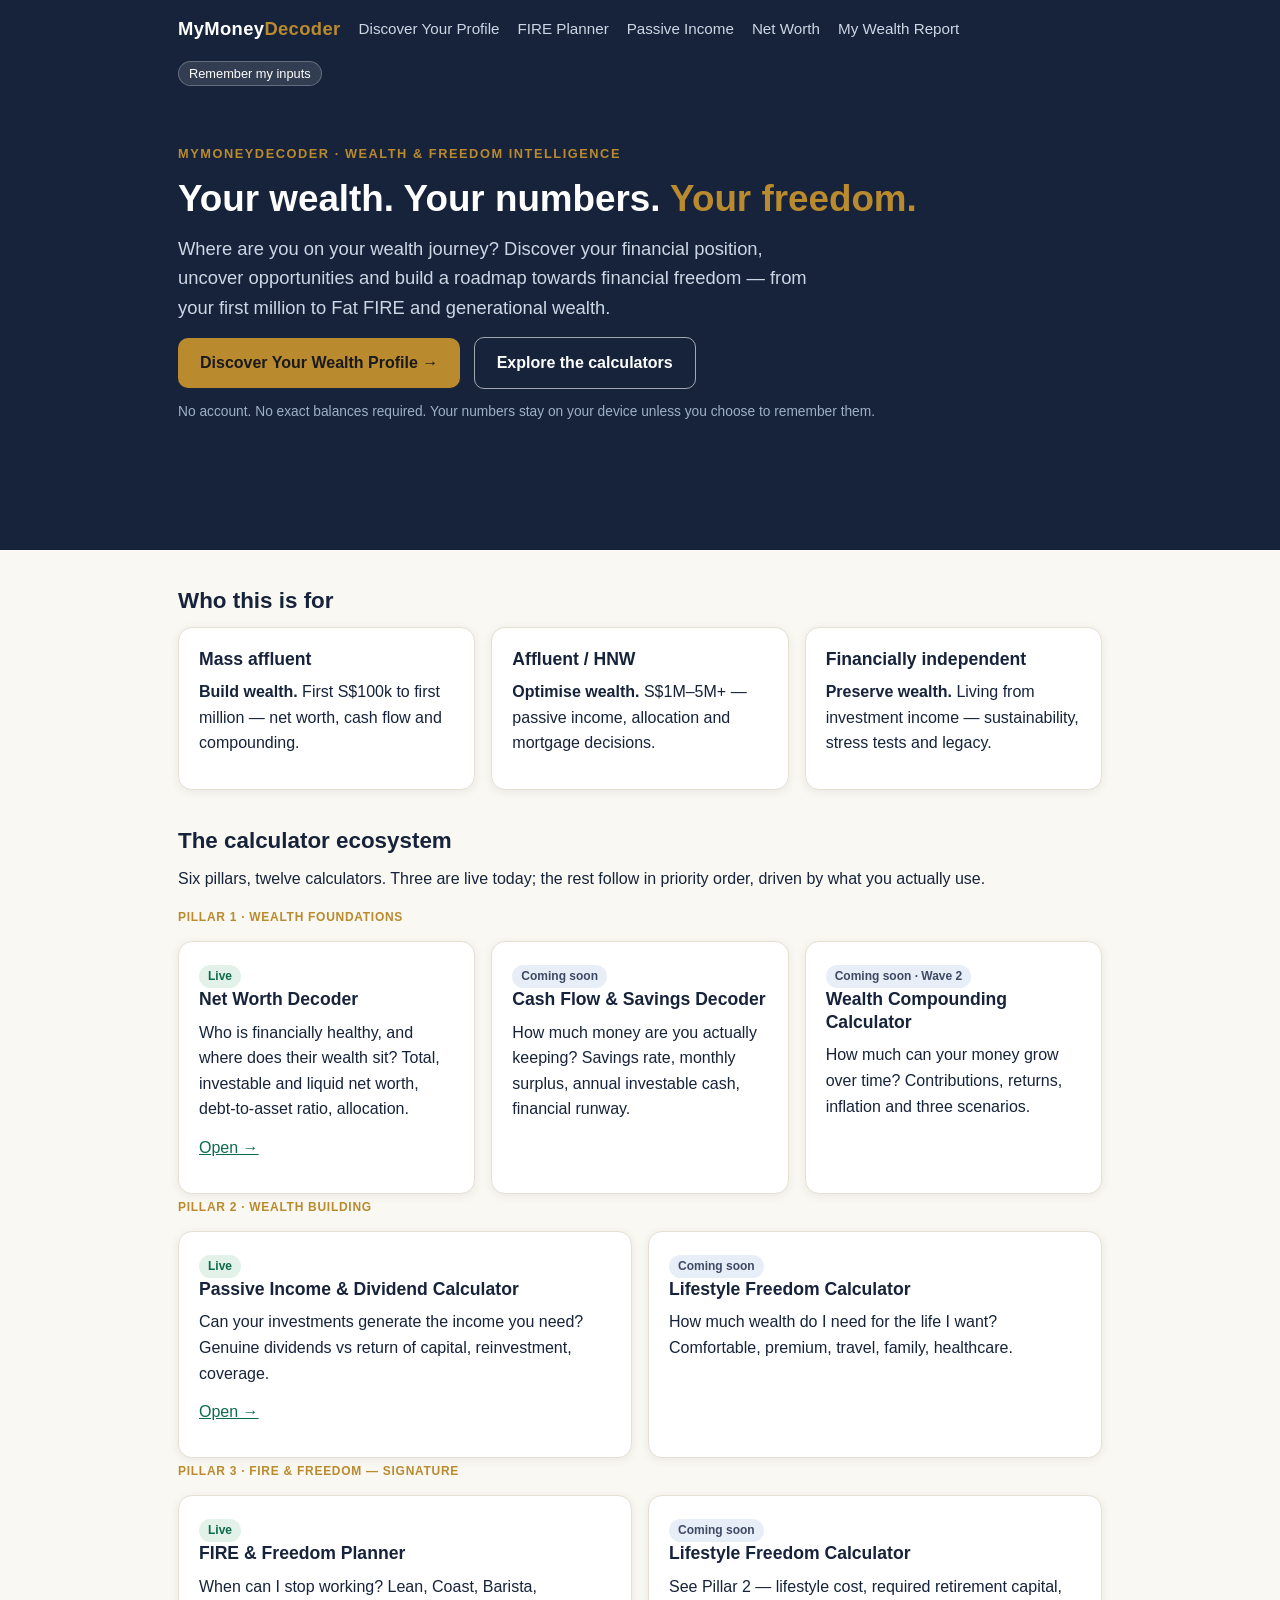
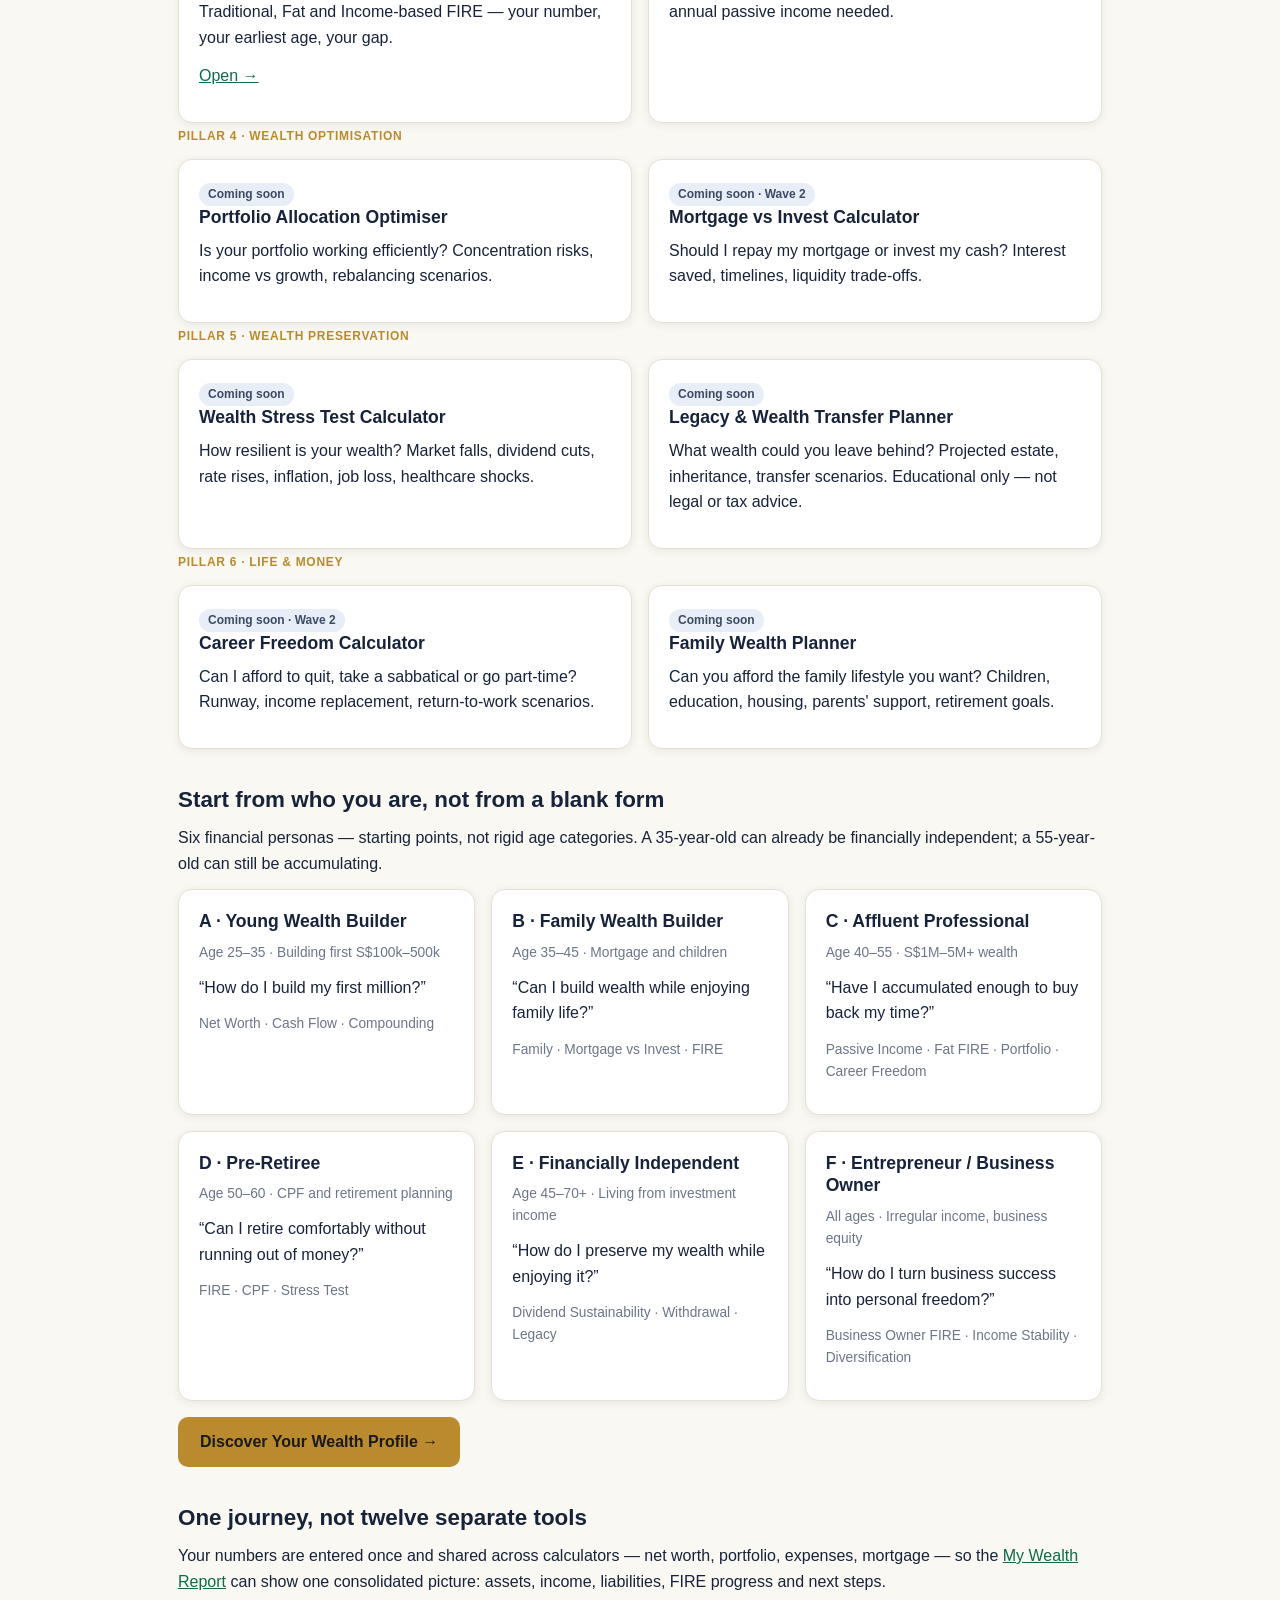
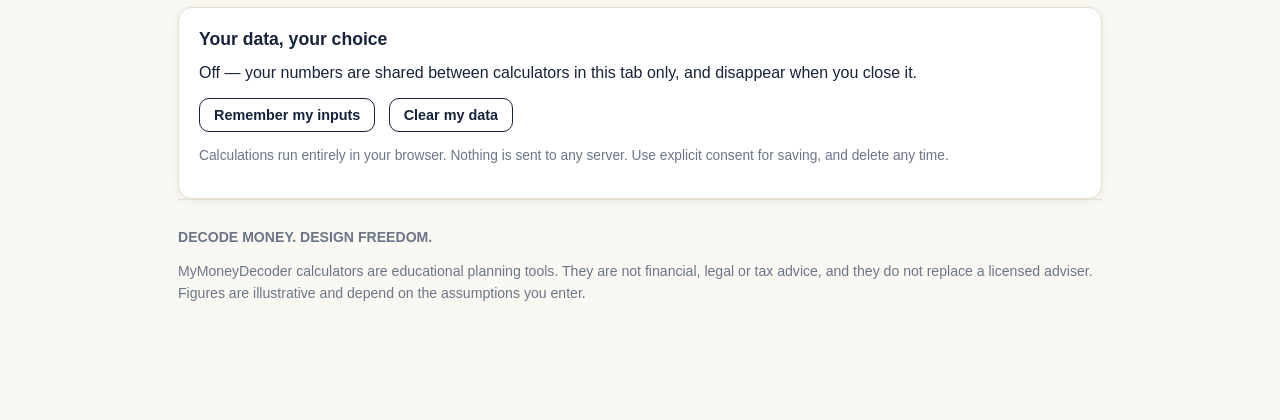
<file: index.html>
<!DOCTYPE html>
<html lang="en">
<head>
<meta charset="utf-8">
<meta name="viewport" content="width=device-width, initial-scale=1">
<title>MyMoneyDecoder — Your wealth. Your numbers. Your freedom.</title>
<meta name="description" content="Interactive wealth and freedom calculators. Decode where you stand, design your freedom.">
<link rel="stylesheet" href="styles.css">
</head>
<body>
<header class="site-header">
  <div class="wrap">
    <nav class="nav">
      <a class="brand" href="index.html">MyMoney<span>Decoder</span></a>
      <a class="nav-link" href="assessment.html">Discover Your Profile</a>
      <a class="nav-link" href="fire.html">FIRE Planner</a>
      <a class="nav-link" href="passive-income.html">Passive Income</a>
      <a class="nav-link" href="net-worth.html">Net Worth</a>
      <a class="nav-link" href="report.html">My Wealth Report</a>
      <span class="spacer"></span>
      <button class="consent-pill" data-consent-pill type="button">Remember my inputs</button>
    </nav>
  </div>
</header>

<section class="hero">
  <div class="wrap">
    <p class="kicker">MyMoneyDecoder · Wealth &amp; Freedom Intelligence</p>
    <h1>Your wealth. Your numbers. <em>Your freedom.</em></h1>
    <p class="lede">Where are you on your wealth journey? Discover your financial
      position, uncover opportunities and build a roadmap towards financial
      freedom — from your first million to Fat FIRE and generational wealth.</p>
    <p>
      <a class="btn" href="assessment.html">Discover Your Wealth Profile →</a>
      &nbsp; <a class="btn ghost" href="#calculators">Explore the calculators</a>
    </p>
    <p class="small" style="color:#9fb0c8">No account. No exact balances required.
      Your numbers stay on your device unless you choose to remember them.</p>
  </div>
</section>

<div class="wrap">
  <h2>Who this is for</h2>
  <div class="grid cols-3">
    <div class="card"><h3>Mass affluent</h3><p><strong>Build wealth.</strong> First S$100k to first million — net worth, cash flow and compounding.</p></div>
    <div class="card"><h3>Affluent / HNW</h3><p><strong>Optimise wealth.</strong> S$1M–5M+ — passive income, allocation and mortgage decisions.</p></div>
    <div class="card"><h3>Financially independent</h3><p><strong>Preserve wealth.</strong> Living from investment income — sustainability, stress tests and legacy.</p></div>
  </div>

  <h2 id="calculators">The calculator ecosystem</h2>
  <p>Six pillars, twelve calculators. Three are live today; the rest follow in
    priority order, driven by what you actually use.</p>

  <h3><span class="pillar-tag">Pillar 1 · Wealth Foundations</span></h3>
  <div class="grid cols-3">
    <div class="card"><span class="badge live">Live</span><h3>Net Worth Decoder</h3><p>Who is financially healthy, and where does their wealth sit? Total, investable and liquid net worth, debt-to-asset ratio, allocation.</p><p><a href="net-worth.html">Open →</a></p></div>
    <div class="card"><span class="badge soon">Coming soon</span><h3>Cash Flow &amp; Savings Decoder</h3><p>How much money are you actually keeping? Savings rate, monthly surplus, annual investable cash, financial runway.</p></div>
    <div class="card"><span class="badge soon">Coming soon · Wave 2</span><h3>Wealth Compounding Calculator</h3><p>How much can your money grow over time? Contributions, returns, inflation and three scenarios.</p></div>
  </div>

  <h3><span class="pillar-tag">Pillar 2 · Wealth Building</span></h3>
  <div class="grid cols-3">
    <div class="card"><span class="badge live">Live</span><h3>Passive Income &amp; Dividend Calculator</h3><p>Can your investments generate the income you need? Genuine dividends vs return of capital, reinvestment, coverage.</p><p><a href="passive-income.html">Open →</a></p></div>
    <div class="card"><span class="badge soon">Coming soon</span><h3>Lifestyle Freedom Calculator</h3><p>How much wealth do I need for the life I want? Comfortable, premium, travel, family, healthcare.</p></div>
  </div>

  <h3><span class="pillar-tag">Pillar 3 · FIRE &amp; Freedom — signature</span></h3>
  <div class="grid cols-3">
    <div class="card"><span class="badge live">Live</span><h3>FIRE &amp; Freedom Planner</h3><p>When can I stop working? Lean, Coast, Barista, Traditional, Fat and Income-based FIRE — your number, your earliest age, your gap.</p><p><a href="fire.html">Open →</a></p></div>
    <div class="card"><span class="badge soon">Coming soon</span><h3>Lifestyle Freedom Calculator</h3><p>See Pillar 2 — lifestyle cost, required retirement capital, annual passive income needed.</p></div>
  </div>

  <h3><span class="pillar-tag">Pillar 4 · Wealth Optimisation</span></h3>
  <div class="grid cols-3">
    <div class="card"><span class="badge soon">Coming soon</span><h3>Portfolio Allocation Optimiser</h3><p>Is your portfolio working efficiently? Concentration risks, income vs growth, rebalancing scenarios.</p></div>
    <div class="card"><span class="badge soon">Coming soon · Wave 2</span><h3>Mortgage vs Invest Calculator</h3><p>Should I repay my mortgage or invest my cash? Interest saved, timelines, liquidity trade-offs.</p></div>
  </div>

  <h3><span class="pillar-tag">Pillar 5 · Wealth Preservation</span></h3>
  <div class="grid cols-3">
    <div class="card"><span class="badge soon">Coming soon</span><h3>Wealth Stress Test Calculator</h3><p>How resilient is your wealth? Market falls, dividend cuts, rate rises, inflation, job loss, healthcare shocks.</p></div>
    <div class="card"><span class="badge soon">Coming soon</span><h3>Legacy &amp; Wealth Transfer Planner</h3><p>What wealth could you leave behind? Projected estate, inheritance, transfer scenarios. Educational only — not legal or tax advice.</p></div>
  </div>

  <h3><span class="pillar-tag">Pillar 6 · Life &amp; Money</span></h3>
  <div class="grid cols-3">
    <div class="card"><span class="badge soon">Coming soon · Wave 2</span><h3>Career Freedom Calculator</h3><p>Can I afford to quit, take a sabbatical or go part-time? Runway, income replacement, return-to-work scenarios.</p></div>
    <div class="card"><span class="badge soon">Coming soon</span><h3>Family Wealth Planner</h3><p>Can you afford the family lifestyle you want? Children, education, housing, parents' support, retirement goals.</p></div>
  </div>

  <h2>Start from who you are, not from a blank form</h2>
  <p>Six financial personas — starting points, not rigid age categories. A
    35-year-old can already be financially independent; a 55-year-old can
    still be accumulating.</p>
  <div class="grid cols-3">
    <div class="card"><h3>A · Young Wealth Builder</h3><p class="small">Age 25–35 · Building first S$100k–500k</p><p>“How do I build my first million?”</p><p class="small">Net Worth · Cash Flow · Compounding</p></div>
    <div class="card"><h3>B · Family Wealth Builder</h3><p class="small">Age 35–45 · Mortgage and children</p><p>“Can I build wealth while enjoying family life?”</p><p class="small">Family · Mortgage vs Invest · FIRE</p></div>
    <div class="card"><h3>C · Affluent Professional</h3><p class="small">Age 40–55 · S$1M–5M+ wealth</p><p>“Have I accumulated enough to buy back my time?”</p><p class="small">Passive Income · Fat FIRE · Portfolio · Career Freedom</p></div>
    <div class="card"><h3>D · Pre-Retiree</h3><p class="small">Age 50–60 · CPF and retirement planning</p><p>“Can I retire comfortably without running out of money?”</p><p class="small">FIRE · CPF · Stress Test</p></div>
    <div class="card"><h3>E · Financially Independent</h3><p class="small">Age 45–70+ · Living from investment income</p><p>“How do I preserve my wealth while enjoying it?”</p><p class="small">Dividend Sustainability · Withdrawal · Legacy</p></div>
    <div class="card"><h3>F · Entrepreneur / Business Owner</h3><p class="small">All ages · Irregular income, business equity</p><p>“How do I turn business success into personal freedom?”</p><p class="small">Business Owner FIRE · Income Stability · Diversification</p></div>
  </div>
  <p style="margin-top:16px"><a class="btn" href="assessment.html">Discover Your Wealth Profile →</a></p>

  <h2>One journey, not twelve separate tools</h2>
  <p>Your numbers are entered once and shared across calculators — net worth,
    portfolio, expenses, mortgage — so the <a href="report.html">My Wealth Report</a>
    can show one consolidated picture: assets, income, liabilities, FIRE
    progress and next steps.</p>
  <div class="card">
    <h3>Your data, your choice</h3>
    <p><span data-consent-state>Off — your numbers stay in this page only and disappear when you leave.</span></p>
    <p><button class="btn secondary small" data-consent-pill type="button">Remember my inputs</button>
    &nbsp; <button class="btn secondary small" data-clear-data type="button">Clear my data</button></p>
    <p class="small">Calculations run entirely in your browser. Nothing is sent
      to any server. Use explicit consent for saving, and delete any time.</p>
  </div>

  <footer class="site-footer">
    <p><strong>DECODE MONEY. DESIGN FREEDOM.</strong></p>
    <p>MyMoneyDecoder calculators are educational planning tools. They are not
      financial, legal or tax advice, and they do not replace a licensed adviser.
      Figures are illustrative and depend on the assumptions you enter.</p>
  </footer>
</div>
<script src="calculators.js"></script>
<script src="app.js"></script>
</body>
</html>
</file>
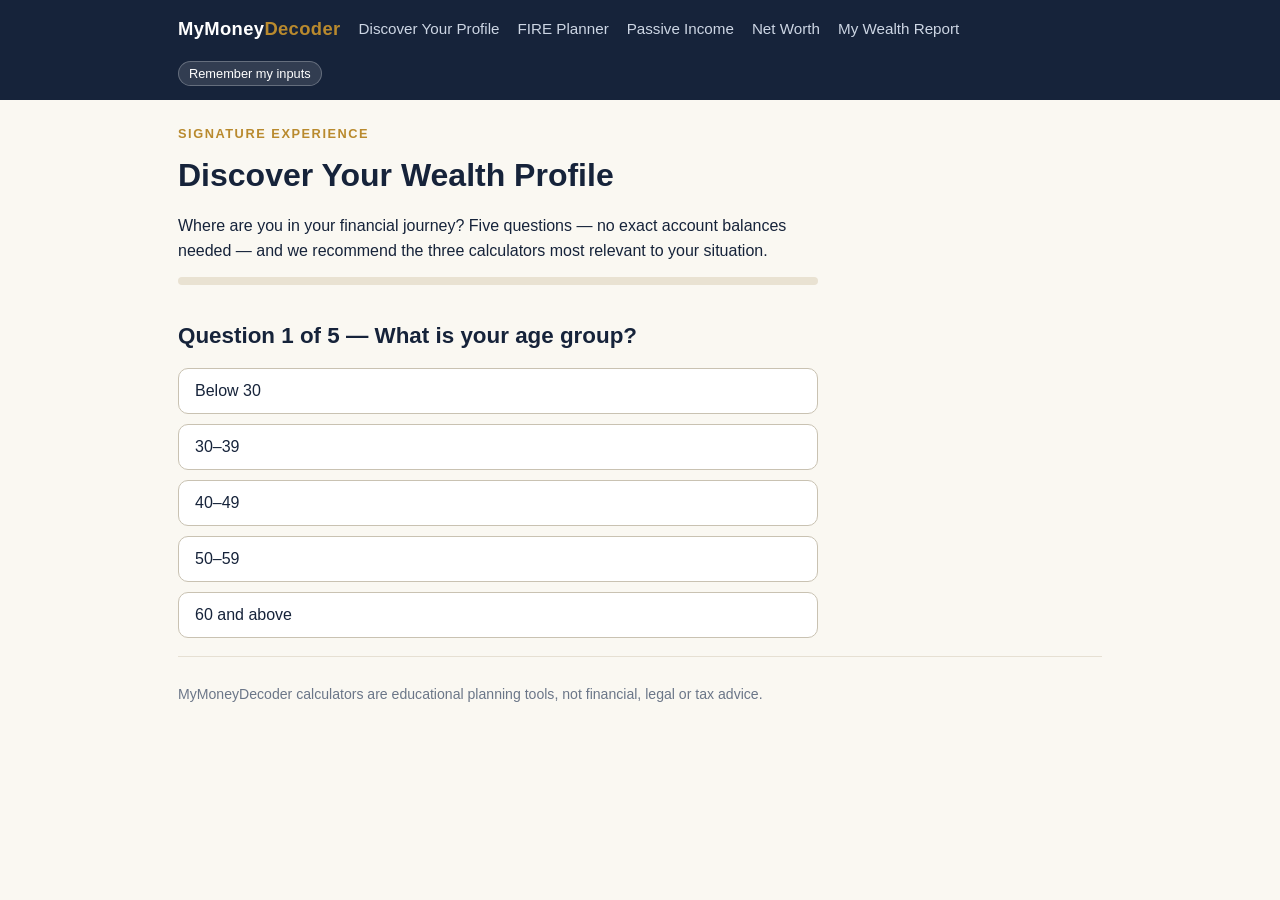
<file: assessment.html>
<!DOCTYPE html>
<html lang="en">
<head>
<meta charset="utf-8">
<meta name="viewport" content="width=device-width, initial-scale=1">
<title>Discover Your Wealth Profile — MyMoneyDecoder</title>
<meta name="description" content="Five questions. Your wealth profile, and the three calculators most relevant to you.">
<link rel="stylesheet" href="styles.css">
</head>
<body>
<header class="site-header">
  <div class="wrap">
    <nav class="nav">
      <a class="brand" href="index.html">MyMoney<span>Decoder</span></a>
      <a class="nav-link" href="assessment.html">Discover Your Profile</a>
      <a class="nav-link" href="fire.html">FIRE Planner</a>
      <a class="nav-link" href="passive-income.html">Passive Income</a>
      <a class="nav-link" href="net-worth.html">Net Worth</a>
      <a class="nav-link" href="report.html">My Wealth Report</a>
      <span class="spacer"></span>
      <button class="consent-pill" data-consent-pill type="button">Remember my inputs</button>
    </nav>
  </div>
</header>

<div class="wrap">
  <div id="quiz" class="q-card">
    <p class="kicker" style="margin-top:24px">Signature experience</p>
    <h1>Discover Your Wealth Profile</h1>
    <p>Where are you in your financial journey? Five questions — no exact
      account balances needed — and we recommend the three calculators most
      relevant to your situation.</p>
    <div class="progress"><div id="progress-bar" style="width:0%"></div></div>
    <div id="question-box"></div>
  </div>

  <div id="result" hidden>
    <p class="kicker" style="margin-top:24px">Your recommended wealth tools</p>
    <p class="small">Illustrative profile — a starting point, not a verdict.</p>
    <h1 class="persona-name" id="persona-name"></h1>
    <p id="persona-tagline"></p>
    <p><em id="persona-question"></em></p>
    <h2>Your three calculators</h2>
    <div class="grid cols-3" id="rec-list"></div>
    <div class="card" style="margin-top:16px">
      <h3>Your next financial milestone</h3>
      <p id="milestone"></p>
    </div>
    <p style="margin-top:16px">
      <button class="btn secondary" id="retake" type="button">Retake the assessment</button>
      &nbsp; <a class="btn" href="report.html">See My Wealth Report →</a>
    </p>
  </div>

  <footer class="site-footer">
    <p>MyMoneyDecoder calculators are educational planning tools, not financial, legal or tax advice.</p>
  </footer>
</div>

<script src="calculators.js"></script>
<script src="app.js"></script>
<script>
(function () {
  var QUESTIONS = [
    { key: 'ageGroup', title: 'What is your age group?', options: [
      ['under-30', 'Below 30'], ['30-39', '30–39'], ['40-49', '40–49'],
      ['50-59', '50–59'], ['60-plus', '60 and above'] ] },
    { key: 'netWorthBand', title: 'Approximately how much is your net worth?', options: [
      ['under-100k', 'Below S$100k'], ['100k-500k', 'S$100k–500k'],
      ['500k-1m', 'S$500k–1M'], ['1m-3m', 'S$1M–3M'], ['3m-5m', 'S$3M–5M'],
      ['over-5m', 'Above S$5M'], ['prefer-not-to-say', 'Prefer not to disclose'] ] },
    { key: 'incomeSource', title: 'What is your main income source?', options: [
      ['salary', 'Salary'], ['business', 'Business income'],
      ['salary-investment', 'Salary + investment income'],
      ['investment', 'Investment / passive income'], ['retirement', 'Retirement income'] ] },
    { key: 'goal', title: 'What is your biggest financial goal?', options: [
      ['first-million', 'Build my first million'],
      ['grow-optimise', 'Grow and optimise my wealth'],
      ['financial-independence', 'Achieve financial independence'],
      ['retire-comfortably', 'Retire comfortably'],
      ['preserve-transfer', 'Preserve and transfer my wealth'],
      ['career-freedom', 'Have more freedom over my career and lifestyle'] ] },
    { key: 'stage', title: 'Where would you describe yourself today?', options: [
      ['building', 'Building my financial foundation'],
      ['growing', 'Growing my wealth'],
      ['optimising', 'Optimising my wealth'],
      ['preparing-retirement', 'Preparing for retirement'],
      ['independent', 'Already financially independent'] ] },
  ];
  var answers = {};
  var step = 0;
  var box = document.getElementById('question-box');
  var bar = document.getElementById('progress-bar');

  function render() {
    var q = QUESTIONS[step];
    bar.style.width = Math.round((step / QUESTIONS.length) * 100) + '%';
    var html = '<h2>Question ' + (step + 1) + ' of ' + QUESTIONS.length +
      ' — ' + q.title + '</h2><div class="q-options">';
    q.options.forEach(function (opt) {
      var sel = answers[q.key] === opt[0] ? ' selected' : '';
      html += '<button type="button" class="q-opt' + sel + '" data-value="' +
        opt[0] + '">' + opt[1] + '</button>';
    });
    html += '</div>';
    if (step > 0) html += '<button type="button" class="btn secondary small" id="back-btn">← Back</button>';
    box.innerHTML = html;
    box.querySelectorAll('.q-opt').forEach(function (btn) {
      btn.addEventListener('click', function () {
        answers[q.key] = btn.getAttribute('data-value');
        if (step < QUESTIONS.length - 1) { step++; render(); }
        else showResult();
      });
    });
    var back = document.getElementById('back-btn');
    if (back) back.addEventListener('click', function () { step--; render(); });
  }

  function showResult() {
    bar.style.width = '100%';
    var r = MMD.assessProfile(answers);
    document.getElementById('quiz').hidden = true;
    document.getElementById('result').hidden = false;
    document.getElementById('persona-name').textContent = 'Your profile: ' + r.persona.name;
    document.getElementById('persona-tagline').textContent = r.persona.tagline;
    document.getElementById('persona-question').textContent = r.persona.question;
    document.getElementById('milestone').textContent = r.milestone;
    document.getElementById('rec-list').innerHTML = r.recommendations.map(function (c) {
      var badge = c.live
        ? '<span class="badge live">Live — try now</span>'
        : '<span class="badge soon">Coming soon</span>';
      var link = c.live ? '<p><a href="' + c.url + '">Open →</a></p>' : '';
      return '<div class="card rec-card"><span class="pillar-tag">Pillar ' + c.pillar +
        '</span><h3>' + c.title + '</h3>' + badge + link + '</div>';
    }).join('');
    document.getElementById('retake').addEventListener('click', function () {
      answers = {}; step = 0;
      document.getElementById('result').hidden = true;
      document.getElementById('quiz').hidden = false;
      render();
    });
    window.scrollTo(0, 0);
  }

  render();
})();
</script>
</body>
</html>
</file>
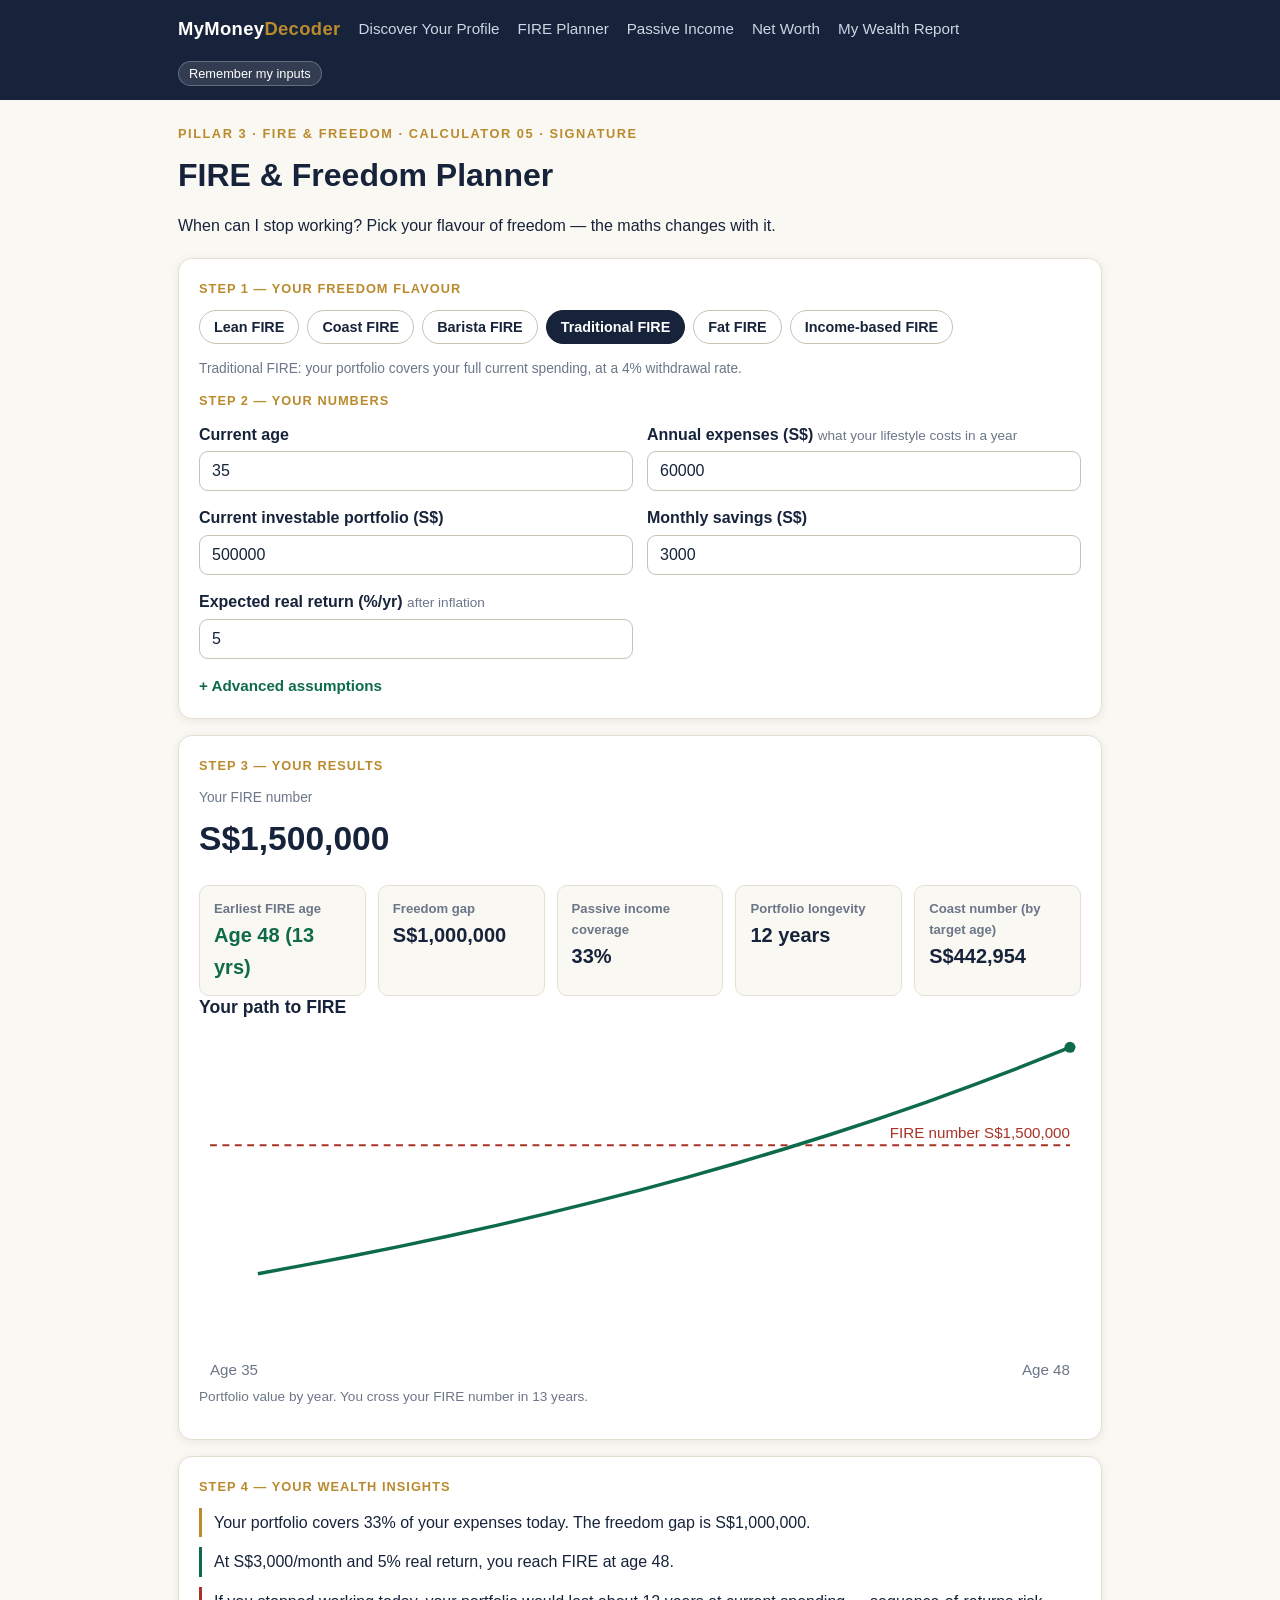
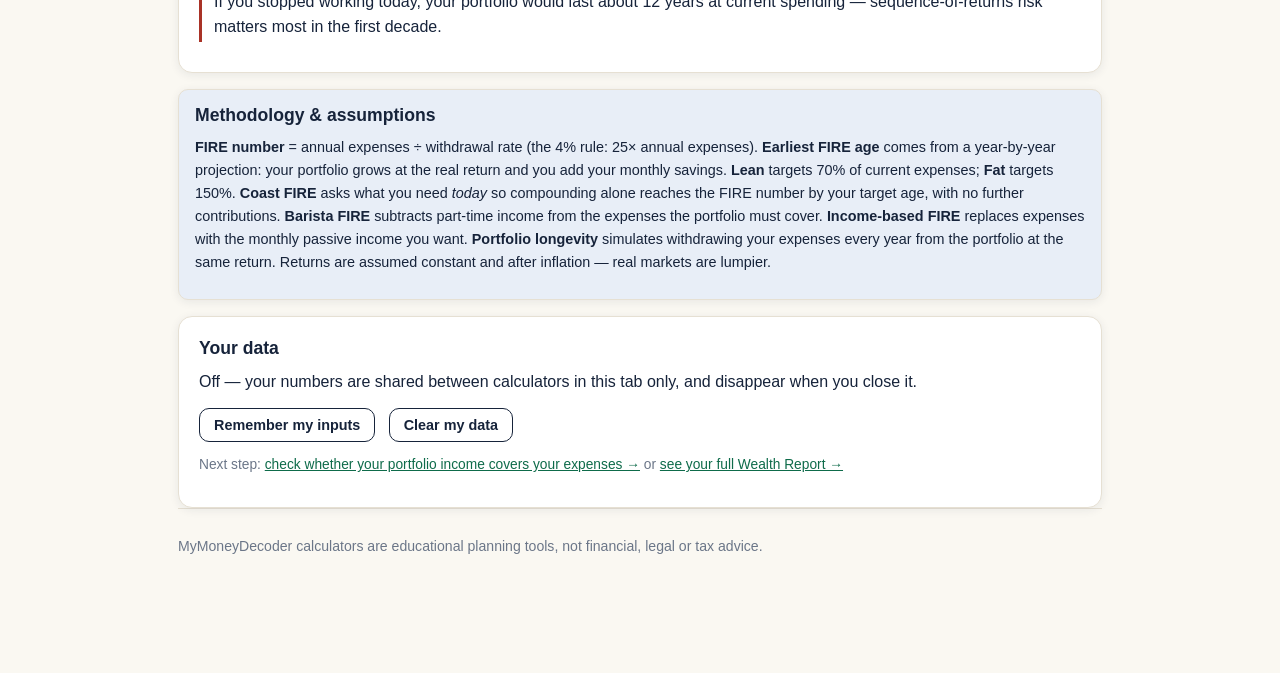
<file: fire.html>
<!DOCTYPE html>
<html lang="en">
<head>
<meta charset="utf-8">
<meta name="viewport" content="width=device-width, initial-scale=1">
<title>FIRE &amp; Freedom Planner — MyMoneyDecoder</title>
<meta name="description" content="When can I stop working? Lean, Coast, Barista, Traditional, Fat and Income-based FIRE — your number, your earliest age, your gap.">
<link rel="stylesheet" href="styles.css">
</head>
<body>
<header class="site-header">
  <div class="wrap">
    <nav class="nav">
      <a class="brand" href="index.html">MyMoney<span>Decoder</span></a>
      <a class="nav-link" href="assessment.html">Discover Your Profile</a>
      <a class="nav-link" href="fire.html">FIRE Planner</a>
      <a class="nav-link" href="passive-income.html">Passive Income</a>
      <a class="nav-link" href="net-worth.html">Net Worth</a>
      <a class="nav-link" href="report.html">My Wealth Report</a>
      <span class="spacer"></span>
      <button class="consent-pill" data-consent-pill type="button">Remember my inputs</button>
    </nav>
  </div>
</header>

<div class="wrap">
  <p class="kicker" style="margin-top:24px">Pillar 3 · FIRE &amp; Freedom · Calculator 05 · Signature</p>
  <h1>FIRE &amp; Freedom Planner</h1>
  <p>When can I stop working? Pick your flavour of freedom — the maths changes with it.</p>

  <div class="calc-steps">
    <section class="card">
      <p class="step-label">Step 1 — Your freedom flavour</p>
      <div class="mode-row" id="mode-row">
        <button type="button" class="mode-btn" data-mode="lean">Lean FIRE</button>
        <button type="button" class="mode-btn" data-mode="coast">Coast FIRE</button>
        <button type="button" class="mode-btn" data-mode="barista">Barista FIRE</button>
        <button type="button" class="mode-btn active" data-mode="traditional">Traditional FIRE</button>
        <button type="button" class="mode-btn" data-mode="fat">Fat FIRE</button>
        <button type="button" class="mode-btn" data-mode="income">Income-based FIRE</button>
      </div>
      <p class="small" id="mode-desc">Traditional FIRE: your portfolio covers your full current spending, at a 4% withdrawal rate.</p>

      <p class="step-label">Step 2 — Your numbers</p>
      <div class="input-row">
        <div class="field"><label>Current age</label><input id="in-age" type="number" min="18" max="80" step="1" value="35"></div>
        <div class="field"><label>Annual expenses (S$) <span class="hint">what your lifestyle costs in a year</span></label><input id="in-expenses" type="number" min="0" step="1000" value="60000"></div>
      </div>
      <div class="input-row">
        <div class="field"><label>Current investable portfolio (S$)</label><input id="in-portfolio" type="number" min="0" step="10000" value="500000"></div>
        <div class="field"><label>Monthly savings (S$)</label><input id="in-savings" type="number" min="0" step="100" value="3000"></div>
      </div>
      <div class="input-row">
        <div class="field"><label>Expected real return (%/yr) <span class="hint">after inflation</span></label><input id="in-return" type="number" min="-5" max="15" step="0.5" value="5"></div>
        <div class="field" id="field-target-age" hidden><label>Target retirement age <span class="hint">for Coast FIRE</span></label><input id="in-target-age" type="number" min="30" max="80" step="1" value="60"></div>
        <div class="field" id="field-parttime" hidden><label>Part-time income (S$/mo) <span class="hint">for Barista FIRE</span></label><input id="in-parttime" type="number" min="0" step="100" value="2000"></div>
        <div class="field" id="field-target-income" hidden><label>Target monthly passive income (S$) <span class="hint">for Income-based FIRE</span></label><input id="in-target-income" type="number" min="0" step="500" value="5000"></div>
      </div>
      <button class="advanced-toggle" id="adv-toggle" type="button">+ Advanced assumptions</button>
      <div id="advanced" hidden>
        <div class="input-row">
          <div class="field"><label>Withdrawal rate (%) <span class="hint">the 4% rule is the default</span></label><input id="in-wr" type="number" min="1" max="10" step="0.25" value="4"></div>
        </div>
      </div>
    </section>

    <section class="card">
      <p class="step-label">Step 3 — Your results</p>
      <p class="small">Your FIRE number</p>
      <p class="big-number" id="out-fire-number">—</p>
      <div class="result-grid" style="margin-top:14px">
        <div class="stat"><div class="k">Earliest FIRE age</div><div class="v" id="out-fire-age">—</div></div>
        <div class="stat"><div class="k">Freedom gap</div><div class="v" id="out-gap">—</div></div>
        <div class="stat"><div class="k">Passive income coverage</div><div class="v" id="out-coverage">—</div></div>
        <div class="stat"><div class="k">Portfolio longevity</div><div class="v" id="out-longevity">—</div></div>
        <div class="stat"><div class="k">Coast number (by target age)</div><div class="v" id="out-coast">—</div></div>
      </div>
      <h3>Your path to FIRE</h3>
      <div id="chart"></div>
      <p class="chart-note" id="chart-note"></p>
    </section>

    <section class="card">
      <p class="step-label">Step 4 — Your wealth insights</p>
      <div id="insights"></div>
    </section>

    <section class="card method">
      <h3>Methodology &amp; assumptions</h3>
      <p><strong>FIRE number</strong> = annual expenses ÷ withdrawal rate (the 4%
      rule: 25× annual expenses). <strong>Earliest FIRE age</strong> comes from a
      year-by-year projection: your portfolio grows at the real return and you
      add your monthly savings. <strong>Lean</strong> targets 70% of current
      expenses; <strong>Fat</strong> targets 150%. <strong>Coast FIRE</strong> asks
      what you need <em>today</em> so compounding alone reaches the FIRE number by
      your target age, with no further contributions. <strong>Barista FIRE</strong>
      subtracts part-time income from the expenses the portfolio must cover.
      <strong>Income-based FIRE</strong> replaces expenses with the monthly passive
      income you want. <strong>Portfolio longevity</strong> simulates withdrawing
      your expenses every year from the portfolio at the same return. Returns
      are assumed constant and after inflation — real markets are lumpier.</p>
    </section>

    <section class="card">
      <h3>Your data</h3>
      <p><span data-consent-state></span></p>
      <p><button class="btn secondary small" data-consent-pill type="button">Remember my inputs</button>
      &nbsp; <button class="btn secondary small" data-clear-data type="button">Clear my data</button></p>
      <p class="small">Next step: <a href="passive-income.html">check whether your portfolio income covers your expenses →</a>
      or <a href="report.html">see your full Wealth Report →</a></p>
    </section>
  </div>

  <footer class="site-footer">
    <p>MyMoneyDecoder calculators are educational planning tools, not financial, legal or tax advice.</p>
  </footer>
</div>

<script src="calculators.js"></script>
<script src="app.js"></script>
<script>
(function () {
  // The selected FIRE flavour is part of the shared model: the Wealth
  // Report must use the same mode, and a reload must not silently
  // revert to Traditional.
  var mode = MMDApp.get('fireMode', 'traditional');
  var MODE_DESC = {
    lean: 'Lean FIRE: a simpler lifestyle — your portfolio must cover 70% of current spending.',
    coast: 'Coast FIRE: you already have enough that compounding alone gets you there by your target age — no more saving required.',
    barista: 'Barista FIRE: part-time work covers part of your spending, so your portfolio needs to cover less.',
    traditional: 'Traditional FIRE: your portfolio covers your full current spending, at a 4% withdrawal rate.',
    fat: 'Fat FIRE: a premium lifestyle — your portfolio must cover 150% of current spending.',
    income: 'Income-based FIRE: forget expenses — set the monthly passive income you want, and we size the portfolio for it.'
  };
  function applyMode() {
    document.querySelectorAll('#mode-row .mode-btn').forEach(function (b) {
      b.classList.toggle('active', b.getAttribute('data-mode') === mode);
    });
    document.getElementById('mode-desc').textContent = MODE_DESC[mode];
    document.getElementById('field-target-age').hidden = mode !== 'coast';
    document.getElementById('field-parttime').hidden = mode !== 'barista';
    document.getElementById('field-target-income').hidden = mode !== 'income';
  }
  function recalc() {
    var r = MMD.firePlan({
      age: MMDApp.readNumber('in-age'),
      targetAge: MMDApp.readNumber('in-target-age'),
      annualExpenses: MMDApp.readNumber('in-expenses'),
      portfolio: MMDApp.readNumber('in-portfolio'),
      monthlySavings: MMDApp.readNumber('in-savings'),
      realReturnPct: MMDApp.readNumber('in-return'),
      withdrawalRatePct: MMDApp.readNumber('in-wr'),
      mode: mode,
      partTimeMonthly: MMDApp.readNumber('in-parttime'),
      targetMonthlyIncome: MMDApp.readNumber('in-target-income')
    });
    document.getElementById('out-fire-number').textContent = MMDApp.fmtSGD(r.fireNumber);
    var ageEl = document.getElementById('out-fire-age');
    ageEl.textContent = r.fireAge === null ? 'Not on this path' : 'Age ' + r.fireAge + ' (' + r.yearsToFire + ' yrs)';
    ageEl.className = 'v ' + (r.fireAge !== null ? 'good' : 'bad');
    document.getElementById('out-gap').textContent = MMDApp.fmtSGD(r.freedomGap);
    var cov = document.getElementById('out-coverage');
    cov.textContent = MMDApp.fmtPct(r.coverage, 0);
    cov.className = 'v ' + (r.coverage >= 1 ? 'good' : '');
    document.getElementById('out-longevity').textContent = MMDApp.fmtYears(r.longevityYears);
    document.getElementById('out-coast').textContent = MMDApp.fmtSGD(r.coastNumber);
    var pts = r.projection.map(function (p) { return { x: p.year, y: p.value }; });
    MMDApp.lineChart(document.getElementById('chart'), pts, {
      targetY: r.fireNumber, targetLabel: 'FIRE number ' + MMDApp.fmtSGD(r.fireNumber),
      xLabelStart: 'Age ' + MMDApp.readNumber('in-age'),
      xLabelEnd: r.fireAge !== null ? 'Age ' + r.fireAge : ''
    });
    document.getElementById('chart-note').textContent =
      r.fireAge !== null
        ? 'Portfolio value by year. You cross your FIRE number in ' + r.yearsToFire + ' years.'
        : 'Portfolio value by year. At this savings rate and return, your portfolio does not reach the FIRE number within 40 years — raise savings, raise returns, or lower the target.';
    var insights = [];
    if (r.coverage >= 1) insights.push(['good', 'You are already there: your portfolio at a ' + MMDApp.readNumber('in-wr') + '% withdrawal rate covers your expenses. The question now is preservation, not accumulation.']);
    else {
      insights.push(['', 'Your portfolio covers ' + MMDApp.fmtPct(r.coverage, 0) + ' of your expenses today. The freedom gap is ' + MMDApp.fmtSGD(r.freedomGap) + '.']);
      if (r.fireAge !== null) insights.push(['good', 'At S$' + MMDApp.fmtNum(MMDApp.readNumber('in-savings')) + '/month and ' + MMDApp.readNumber('in-return') + '% real return, you reach FIRE at age ' + r.fireAge + '.']);
    }
    if (mode === 'coast') {
      var have = MMDApp.readNumber('in-portfolio');
      if (have >= r.coastNumber) insights.push(['good', 'You have already coasted: your ' + MMDApp.fmtSGD(have) + ' exceeds the coast number of ' + MMDApp.fmtSGD(r.coastNumber) + ' — compounding alone gets you to FIRE by age ' + r.targetAge + '.']);
      else insights.push(['', 'Your coast number is ' + MMDApp.fmtSGD(r.coastNumber) + ' — that is what you need today for compounding alone to reach FIRE by age ' + r.targetAge + '. You are ' + MMDApp.fmtSGD(r.coastNumber - have) + ' short.']);
    }
    if (r.longevityYears < 30) insights.push(['warn', 'If you stopped working today, your portfolio would last about ' + r.longevityYears + ' years at current spending — sequence-of-returns risk matters most in the first decade.']);
    else if (r.longevityYears >= 100) insights.push(['good', 'At this withdrawal rate and return, your portfolio is effectively perpetual — it funds your spending indefinitely.']);
    document.getElementById('insights').innerHTML = insights.map(function (x) {
      return '<p class="insight ' + x[0] + '">' + x[1] + '</p>';
    }).join('');
  }
  document.querySelectorAll('#mode-row .mode-btn').forEach(function (btn) {
    btn.addEventListener('click', function () {
      mode = btn.getAttribute('data-mode');
      MMDApp.set('fireMode', mode);
      applyMode();
      recalc();
    });
  });
  MMDApp.bindNumber('in-age', 'age', recalc);
  MMDApp.bindNumber('in-expenses', 'annualExpenses', recalc);
  MMDApp.bindNumber('in-portfolio', 'portfolioValue', recalc);
  MMDApp.bindNumber('in-savings', 'monthlySavings', recalc);
  MMDApp.bindNumber('in-return', 'expectedReturn', recalc);
  MMDApp.bindNumber('in-target-age', 'targetAge', recalc);
  MMDApp.bindNumber('in-parttime', 'partTimeMonthly', recalc);
  MMDApp.bindNumber('in-target-income', 'targetMonthlyIncome', recalc);
  MMDApp.bindNumber('in-wr', 'withdrawalRate', recalc);
  document.getElementById('adv-toggle').addEventListener('click', function () {
    var adv = document.getElementById('advanced');
    adv.hidden = !adv.hidden;
    this.textContent = adv.hidden ? '+ Advanced assumptions' : '− Advanced assumptions';
  });
  applyMode();
  recalc();
})();
</script>
</body>
</html>
</file>
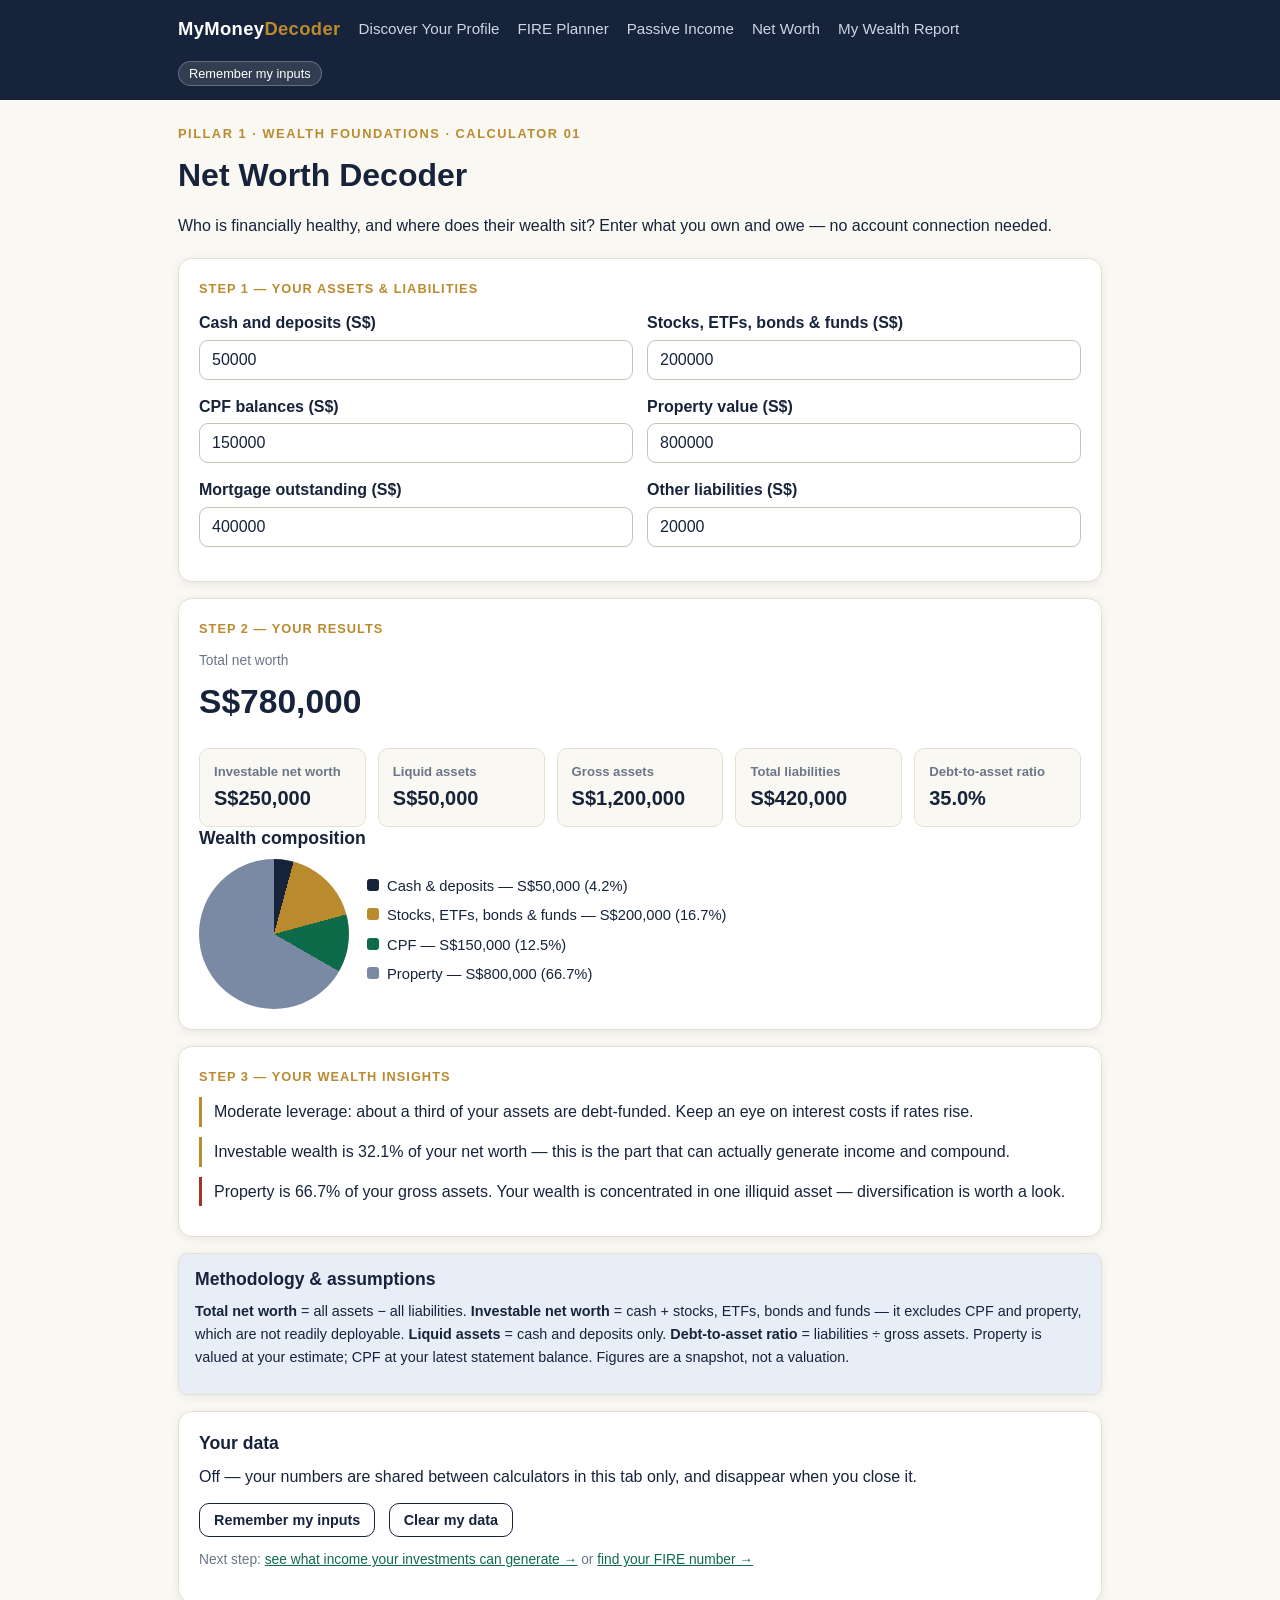
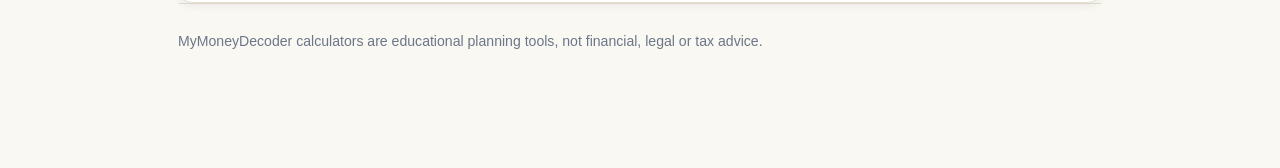
<file: net-worth.html>
<!DOCTYPE html>
<html lang="en">
<head>
<meta charset="utf-8">
<meta name="viewport" content="width=device-width, initial-scale=1">
<title>Net Worth Decoder — MyMoneyDecoder</title>
<meta name="description" content="Who is financially healthy, and where does their wealth sit? Total, investable and liquid net worth.">
<link rel="stylesheet" href="styles.css">
</head>
<body>
<header class="site-header">
  <div class="wrap">
    <nav class="nav">
      <a class="brand" href="index.html">MyMoney<span>Decoder</span></a>
      <a class="nav-link" href="assessment.html">Discover Your Profile</a>
      <a class="nav-link" href="fire.html">FIRE Planner</a>
      <a class="nav-link" href="passive-income.html">Passive Income</a>
      <a class="nav-link" href="net-worth.html">Net Worth</a>
      <a class="nav-link" href="report.html">My Wealth Report</a>
      <span class="spacer"></span>
      <button class="consent-pill" data-consent-pill type="button">Remember my inputs</button>
    </nav>
  </div>
</header>

<div class="wrap">
  <p class="kicker" style="margin-top:24px">Pillar 1 · Wealth Foundations · Calculator 01</p>
  <h1>Net Worth Decoder</h1>
  <p>Who is financially healthy, and where does their wealth sit? Enter what you
    own and owe — no account connection needed.</p>

  <div class="calc-steps">
    <section class="card">
      <p class="step-label">Step 1 — Your assets &amp; liabilities</p>
      <div class="input-row">
        <div class="field"><label>Cash and deposits (S$)</label><input id="in-cash" type="number" min="0" step="1000" value="50000"></div>
        <div class="field"><label>Stocks, ETFs, bonds &amp; funds (S$)</label><input id="in-investments" type="number" min="0" step="1000" value="200000"></div>
      </div>
      <div class="input-row">
        <div class="field"><label>CPF balances (S$)</label><input id="in-cpf" type="number" min="0" step="1000" value="150000"></div>
        <div class="field"><label>Property value (S$)</label><input id="in-property" type="number" min="0" step="1000" value="800000"></div>
      </div>
      <div class="input-row">
        <div class="field"><label>Mortgage outstanding (S$)</label><input id="in-mortgage" type="number" min="0" step="1000" value="400000"></div>
        <div class="field"><label>Other liabilities (S$)</label><input id="in-other" type="number" min="0" step="1000" value="20000"></div>
      </div>
    </section>

    <section class="card">
      <p class="step-label">Step 2 — Your results</p>
      <p class="small">Total net worth</p>
      <p class="big-number" id="out-total">S$0</p>
      <div class="result-grid" style="margin-top:14px">
        <div class="stat"><div class="k">Investable net worth</div><div class="v" id="out-investable">S$0</div></div>
        <div class="stat"><div class="k">Liquid assets</div><div class="v" id="out-liquid">S$0</div></div>
        <div class="stat"><div class="k">Gross assets</div><div class="v" id="out-gross">S$0</div></div>
        <div class="stat"><div class="k">Total liabilities</div><div class="v" id="out-liab">S$0</div></div>
        <div class="stat"><div class="k">Debt-to-asset ratio</div><div class="v" id="out-dta">—</div></div>
      </div>
      <h3>Wealth composition</h3>
      <div id="donut"></div>
    </section>

    <section class="card">
      <p class="step-label">Step 3 — Your wealth insights</p>
      <div id="insights"><p class="empty-note">Enter your assets and liabilities to see insights.</p></div>
    </section>

    <section class="card method">
      <h3>Methodology &amp; assumptions</h3>
      <p><strong>Total net worth</strong> = all assets − all liabilities.
      <strong>Investable net worth</strong> = cash + stocks, ETFs, bonds and funds —
      it excludes CPF and property, which are not readily deployable.
      <strong>Liquid assets</strong> = cash and deposits only.
      <strong>Debt-to-asset ratio</strong> = liabilities ÷ gross assets.
      Property is valued at your estimate; CPF at your latest statement balance.
      Figures are a snapshot, not a valuation.</p>
    </section>

    <section class="card">
      <h3>Your data</h3>
      <p><span data-consent-state></span></p>
      <p><button class="btn secondary small" data-consent-pill type="button">Remember my inputs</button>
      &nbsp; <button class="btn secondary small" data-clear-data type="button">Clear my data</button></p>
      <p class="small">Next step: <a href="passive-income.html">see what income your investments can generate →</a>
      or <a href="fire.html">find your FIRE number →</a></p>
    </section>
  </div>

  <footer class="site-footer">
    <p>MyMoneyDecoder calculators are educational planning tools, not financial, legal or tax advice.</p>
  </footer>
</div>

<script src="calculators.js"></script>
<script src="app.js"></script>
<script>
(function () {
  function recalc() {
    var r = MMD.netWorth({
      cash: MMDApp.readNumber('in-cash'),
      investments: MMDApp.readNumber('in-investments'),
      cpf: MMDApp.readNumber('in-cpf'),
      property: MMDApp.readNumber('in-property'),
      mortgage: MMDApp.readNumber('in-mortgage'),
      otherLiabilities: MMDApp.readNumber('in-other')
    });
    document.getElementById('out-total').textContent = MMDApp.fmtSGD(r.total);
    document.getElementById('out-investable').textContent = MMDApp.fmtSGD(r.investable);
    document.getElementById('out-liquid').textContent = MMDApp.fmtSGD(r.liquid);
    document.getElementById('out-gross').textContent = MMDApp.fmtSGD(r.grossAssets);
    document.getElementById('out-liab').textContent = MMDApp.fmtSGD(r.liabilities);
    var dtaEl = document.getElementById('out-dta');
    dtaEl.textContent = MMDApp.fmtPct(r.debtToAsset);
    dtaEl.className = 'v ' + (r.debtToAsset > 0.5 ? 'bad' : r.debtToAsset < 0.3 ? 'good' : '');
    MMDApp.donut(document.getElementById('donut'), [
      { label: 'Cash & deposits', value: MMDApp.readNumber('in-cash') },
      { label: 'Stocks, ETFs, bonds & funds', value: MMDApp.readNumber('in-investments') },
      { label: 'CPF', value: MMDApp.readNumber('in-cpf') },
      { label: 'Property', value: MMDApp.readNumber('in-property') }
    ]);
    var insights = [];
    if (r.grossAssets <= 0) {
      insights.push(['', 'Enter your assets and liabilities to see insights.']);
    } else {
      if (r.debtToAsset > 0.5) insights.push(['warn', 'High leverage: more than half your assets are funded by debt. Paying down the mortgage or other loans moves your net worth faster than investing the same dollar.']);
      else if (r.debtToAsset > 0.3) insights.push(['', 'Moderate leverage: about a third of your assets are debt-funded. Keep an eye on interest costs if rates rise.']);
      else insights.push(['good', 'Low leverage: under 30% of your assets are debt-funded — your balance sheet can absorb a shock.']);
      if (r.total > 0) {
        var invShare = r.investable / r.total;
        insights.push(['', 'Investable wealth is ' + MMDApp.fmtPct(invShare) + ' of your net worth — this is the part that can actually generate income and compound.']);
      }
      if (r.allocation.property > 0.6) insights.push(['warn', 'Property is ' + MMDApp.fmtPct(r.allocation.property) + ' of your gross assets. Your wealth is concentrated in one illiquid asset — diversification is worth a look.']);
      var monthlyExp = (MMDApp.get('annualExpenses', 0) || 0) / 12;
      if (monthlyExp > 0 && r.liquid > 0) {
        var runway = r.liquid / monthlyExp;
        insights.push(['', 'Your liquid cash covers about ' + runway.toFixed(1) + ' months of spending at your current expense level.']);
      }
    }
    document.getElementById('insights').innerHTML = insights.map(function (x) {
      return '<p class="insight ' + x[0] + '">' + x[1] + '</p>';
    }).join('');
  }
  ['in-cash', 'in-investments', 'in-cpf', 'in-property', 'in-mortgage', 'in-other']
    .forEach(function (id, i) {
      var keys = ['cash', 'investments', 'cpf', 'propertyValue', 'mortgage', 'otherLiabilities'];
      MMDApp.bindNumber(id, keys[i], recalc);
    });
  recalc();
})();
</script>
</body>
</html>
</file>
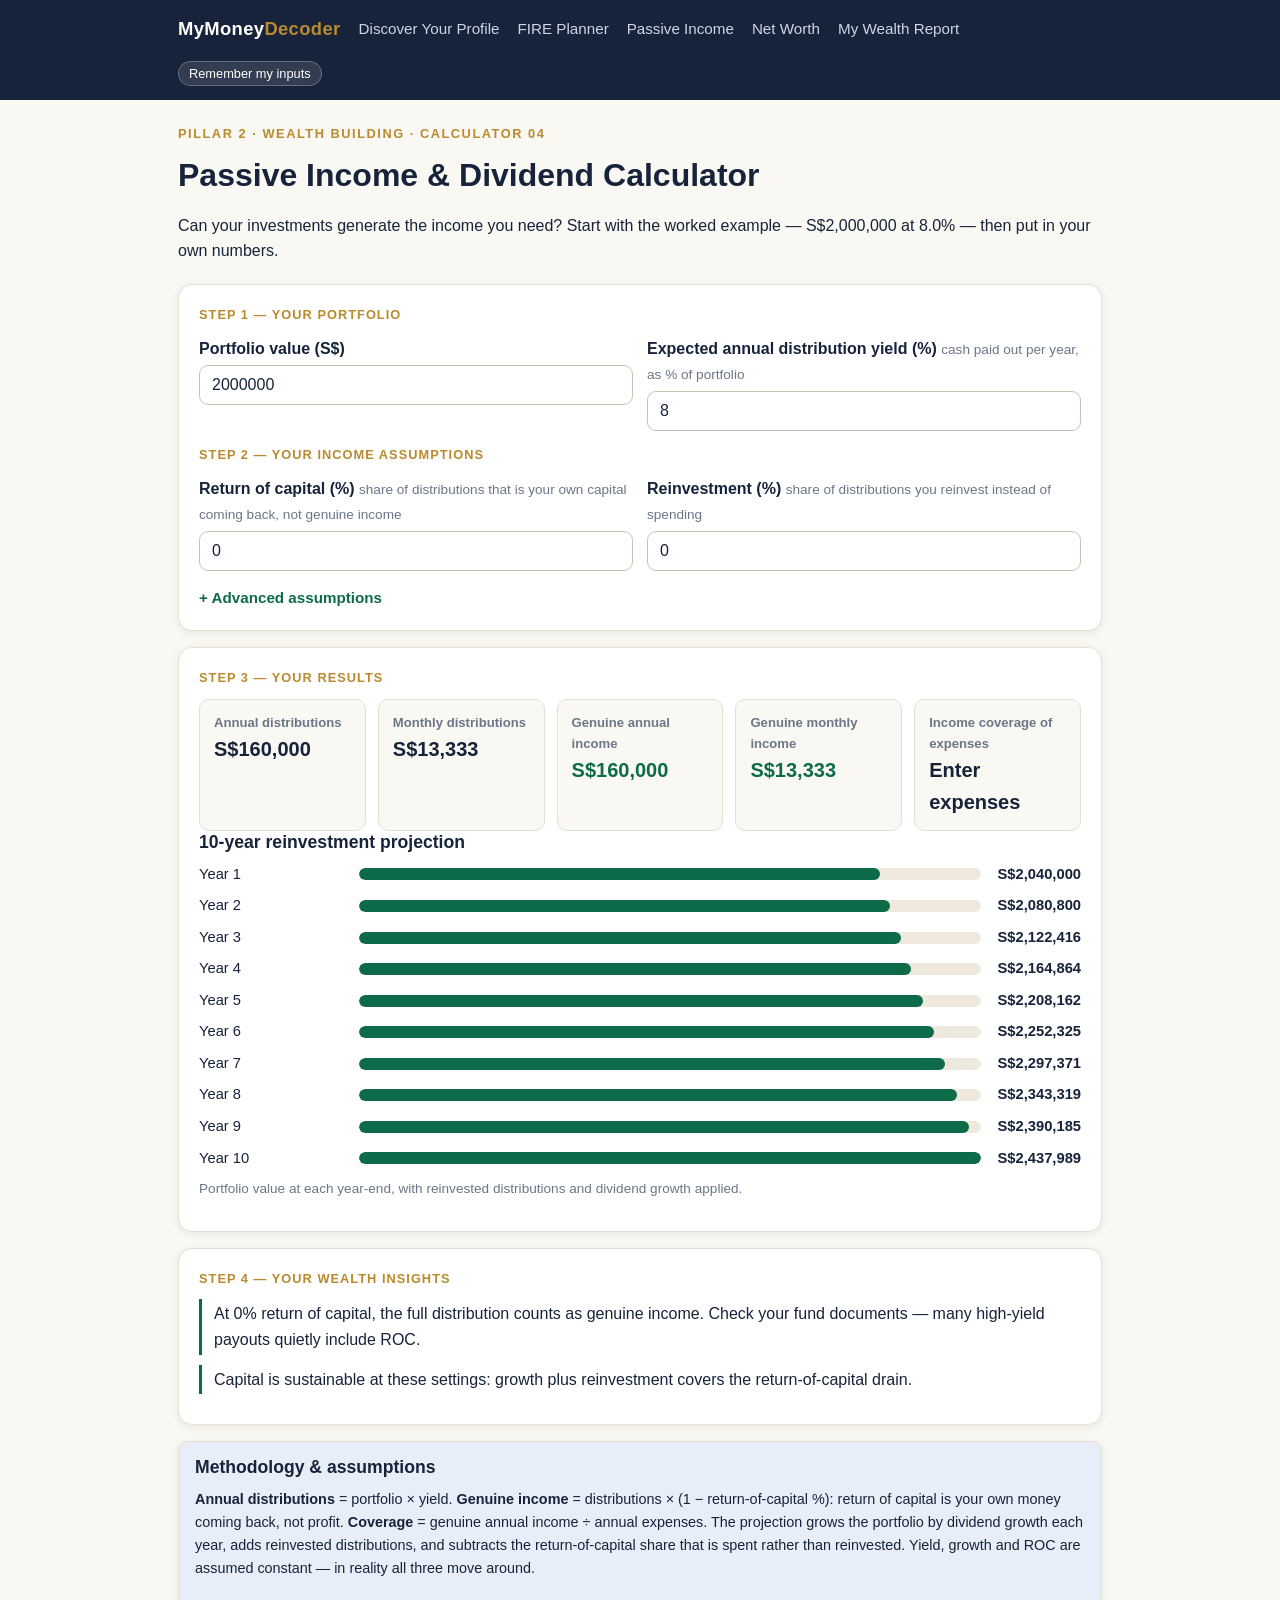
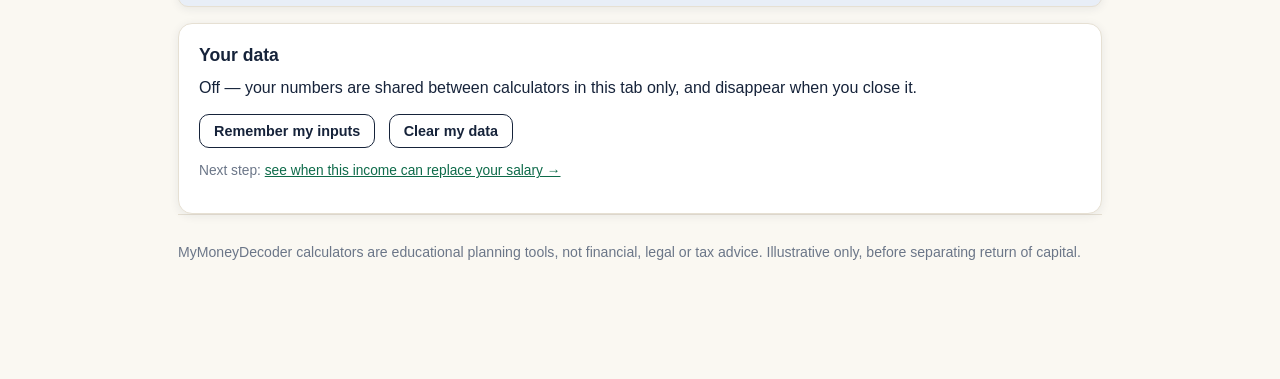
<file: passive-income.html>
<!DOCTYPE html>
<html lang="en">
<head>
<meta charset="utf-8">
<meta name="viewport" content="width=device-width, initial-scale=1">
<title>Passive Income &amp; Dividend Calculator — MyMoneyDecoder</title>
<meta name="description" content="Can your investments generate the income you need? Genuine dividends versus return of capital, reinvestment, coverage.">
<link rel="stylesheet" href="styles.css">
</head>
<body>
<header class="site-header">
  <div class="wrap">
    <nav class="nav">
      <a class="brand" href="index.html">MyMoney<span>Decoder</span></a>
      <a class="nav-link" href="assessment.html">Discover Your Profile</a>
      <a class="nav-link" href="fire.html">FIRE Planner</a>
      <a class="nav-link" href="passive-income.html">Passive Income</a>
      <a class="nav-link" href="net-worth.html">Net Worth</a>
      <a class="nav-link" href="report.html">My Wealth Report</a>
      <span class="spacer"></span>
      <button class="consent-pill" data-consent-pill type="button">Remember my inputs</button>
    </nav>
  </div>
</header>

<div class="wrap">
  <p class="kicker" style="margin-top:24px">Pillar 2 · Wealth Building · Calculator 04</p>
  <h1>Passive Income &amp; Dividend Calculator</h1>
  <p>Can your investments generate the income you need? Start with the worked
    example — S$2,000,000 at 8.0% — then put in your own numbers.</p>

  <div class="calc-steps">
    <section class="card">
      <p class="step-label">Step 1 — Your portfolio</p>
      <div class="input-row">
        <div class="field"><label>Portfolio value (S$)</label><input id="in-portfolio" type="number" min="0" step="10000" value="2000000"></div>
        <div class="field"><label>Expected annual distribution yield (%) <span class="hint">cash paid out per year, as % of portfolio</span></label><input id="in-yield" type="number" min="0" max="30" step="0.1" value="8"></div>
      </div>
      <p class="step-label">Step 2 — Your income assumptions</p>
      <div class="input-row">
        <div class="field"><label>Return of capital (%) <span class="hint">share of distributions that is your own capital coming back, not genuine income</span></label><input id="in-roc" type="number" min="0" max="100" step="1" value="0"></div>
        <div class="field"><label>Reinvestment (%) <span class="hint">share of distributions you reinvest instead of spending</span></label><input id="in-reinvest" type="number" min="0" max="100" step="5" value="0"></div>
      </div>
      <button class="advanced-toggle" id="adv-toggle" type="button">+ Advanced assumptions</button>
      <div id="advanced" hidden>
        <div class="input-row">
          <div class="field"><label>Expected dividend growth (%/yr)</label><input id="in-growth" type="number" min="-10" max="20" step="0.5" value="2"></div>
          <div class="field"><label>Annual expenses (S$) <span class="hint">for income coverage — shared with the FIRE Planner</span></label><input id="in-expenses" type="number" min="0" step="1000" placeholder="e.g. 60000"></div>
        </div>
      </div>
    </section>

    <section class="card">
      <p class="step-label">Step 3 — Your results</p>
      <div class="result-grid">
        <div class="stat"><div class="k">Annual distributions</div><div class="v" id="out-annual">—</div></div>
        <div class="stat"><div class="k">Monthly distributions</div><div class="v" id="out-monthly">—</div></div>
        <div class="stat"><div class="k">Genuine annual income</div><div class="v good" id="out-genuine">—</div></div>
        <div class="stat"><div class="k">Genuine monthly income</div><div class="v good" id="out-genuine-mo">—</div></div>
        <div class="stat"><div class="k">Income coverage of expenses</div><div class="v" id="out-coverage">—</div></div>
      </div>
      <h3>10-year reinvestment projection</h3>
      <div id="projection-bars"></div>
      <p class="chart-note">Portfolio value at each year-end, with reinvested distributions and dividend growth applied.</p>
    </section>

    <section class="card">
      <p class="step-label">Step 4 — Your wealth insights</p>
      <div id="insights"></div>
    </section>

    <section class="card method">
      <h3>Methodology &amp; assumptions</h3>
      <p><strong>Annual distributions</strong> = portfolio × yield.
      <strong>Genuine income</strong> = distributions × (1 − return-of-capital %):
      return of capital is your own money coming back, not profit.
      <strong>Coverage</strong> = genuine annual income ÷ annual expenses.
      The projection grows the portfolio by dividend growth each year, adds
      reinvested distributions, and subtracts the return-of-capital share that
      is spent rather than reinvested. Yield, growth and ROC are assumed
      constant — in reality all three move around.</p>
    </section>

    <section class="card">
      <h3>Your data</h3>
      <p><span data-consent-state></span></p>
      <p><button class="btn secondary small" data-consent-pill type="button">Remember my inputs</button>
      &nbsp; <button class="btn secondary small" data-clear-data type="button">Clear my data</button></p>
      <p class="small">Next step: <a href="fire.html">see when this income can replace your salary →</a></p>
    </section>
  </div>

  <footer class="site-footer">
    <p>MyMoneyDecoder calculators are educational planning tools, not financial, legal or tax advice. Illustrative only, before separating return of capital.</p>
  </footer>
</div>

<script src="calculators.js"></script>
<script src="app.js"></script>
<script>
(function () {
  function recalc() {
    var r = MMD.passiveIncome({
      portfolio: MMDApp.readNumber('in-portfolio'),
      yieldPct: MMDApp.readNumber('in-yield'),
      rocPct: MMDApp.readNumber('in-roc'),
      reinvestPct: MMDApp.readNumber('in-reinvest'),
      divGrowthPct: MMDApp.readNumber('in-growth'),
      annualExpenses: MMDApp.readNumber('in-expenses')
    });
    document.getElementById('out-annual').textContent = MMDApp.fmtSGD(r.annualDist);
    document.getElementById('out-monthly').textContent = MMDApp.fmtSGD(r.monthlyDist);
    document.getElementById('out-genuine').textContent = MMDApp.fmtSGD(r.genuineAnnual);
    document.getElementById('out-genuine-mo').textContent = MMDApp.fmtSGD(r.genuineMonthly);
    var cov = document.getElementById('out-coverage');
    cov.textContent = r.coverage === null ? 'Enter expenses' : MMDApp.fmtPct(r.coverage, 0);
    cov.className = 'v ' + (r.coverage === null ? '' : r.coverage >= 1 ? 'good' : 'bad');
    MMDApp.barRows(document.getElementById('projection-bars'),
      r.projection.map(function (p) {
        return { label: 'Year ' + p.year, value: p.portfolio,
          text: MMDApp.fmtSGD(p.portfolio), cls: 'green' };
      }));
    var insights = [];
    if (MMDApp.readNumber('in-roc') > 0) {
      insights.push(['warn', 'With ' + MMDApp.readNumber('in-roc') + '% return of capital, ' +
        MMDApp.fmtSGD(r.annualDist - r.genuineAnnual) + ' of your ' + MMDApp.fmtSGD(r.annualDist) +
        ' yearly payout is your own capital coming back — spend it and your portfolio shrinks.']);
    } else {
      insights.push(['good', 'At 0% return of capital, the full distribution counts as genuine income. Check your fund documents — many high-yield payouts quietly include ROC.']);
    }
    if (r.coverage !== null) {
      if (r.coverage >= 1) insights.push(['good', 'Your genuine income covers ' + MMDApp.fmtPct(r.coverage, 0) + ' of your annual expenses — your portfolio already pays for your lifestyle.']);
      else insights.push(['', 'Your genuine income covers ' + MMDApp.fmtPct(r.coverage, 0) + ' of your annual expenses. The gap is ' + MMDApp.fmtSGD(MMDApp.readNumber('in-expenses') - r.genuineAnnual) + ' a year — the FIRE Planner shows when it closes.']);
    }
    if (r.sustainable) insights.push(['good', 'Capital is sustainable at these settings: growth plus reinvestment covers the return-of-capital drain.']);
    else insights.push(['warn', 'Capital is not sustainable at these settings: it halves in about ' + r.yearsToHalve.toFixed(0) + ' years. Raise reinvestment, lower the ROC share, or accept a smaller payout.']);
    if (MMDApp.readNumber('in-yield') > 10) insights.push(['warn', 'A yield above 10% is unusually high — verify how much of it is genuine income versus return of capital before counting on it.']);
    document.getElementById('insights').innerHTML = insights.map(function (x) {
      return '<p class="insight ' + x[0] + '">' + x[1] + '</p>';
    }).join('');
  }
  MMDApp.bindNumber('in-portfolio', 'portfolioValue', recalc);
  MMDApp.bindNumber('in-yield', 'dividendYield', recalc);
  MMDApp.bindNumber('in-roc', 'rocPct', recalc);
  MMDApp.bindNumber('in-reinvest', 'reinvestPct', recalc);
  MMDApp.bindNumber('in-growth', 'dividendGrowth', recalc);
  MMDApp.bindNumber('in-expenses', 'annualExpenses', recalc);
  document.getElementById('adv-toggle').addEventListener('click', function () {
    var adv = document.getElementById('advanced');
    adv.hidden = !adv.hidden;
    this.textContent = adv.hidden ? '+ Advanced assumptions' : '− Advanced assumptions';
  });
  recalc();
})();
</script>
</body>
</html>
</file>
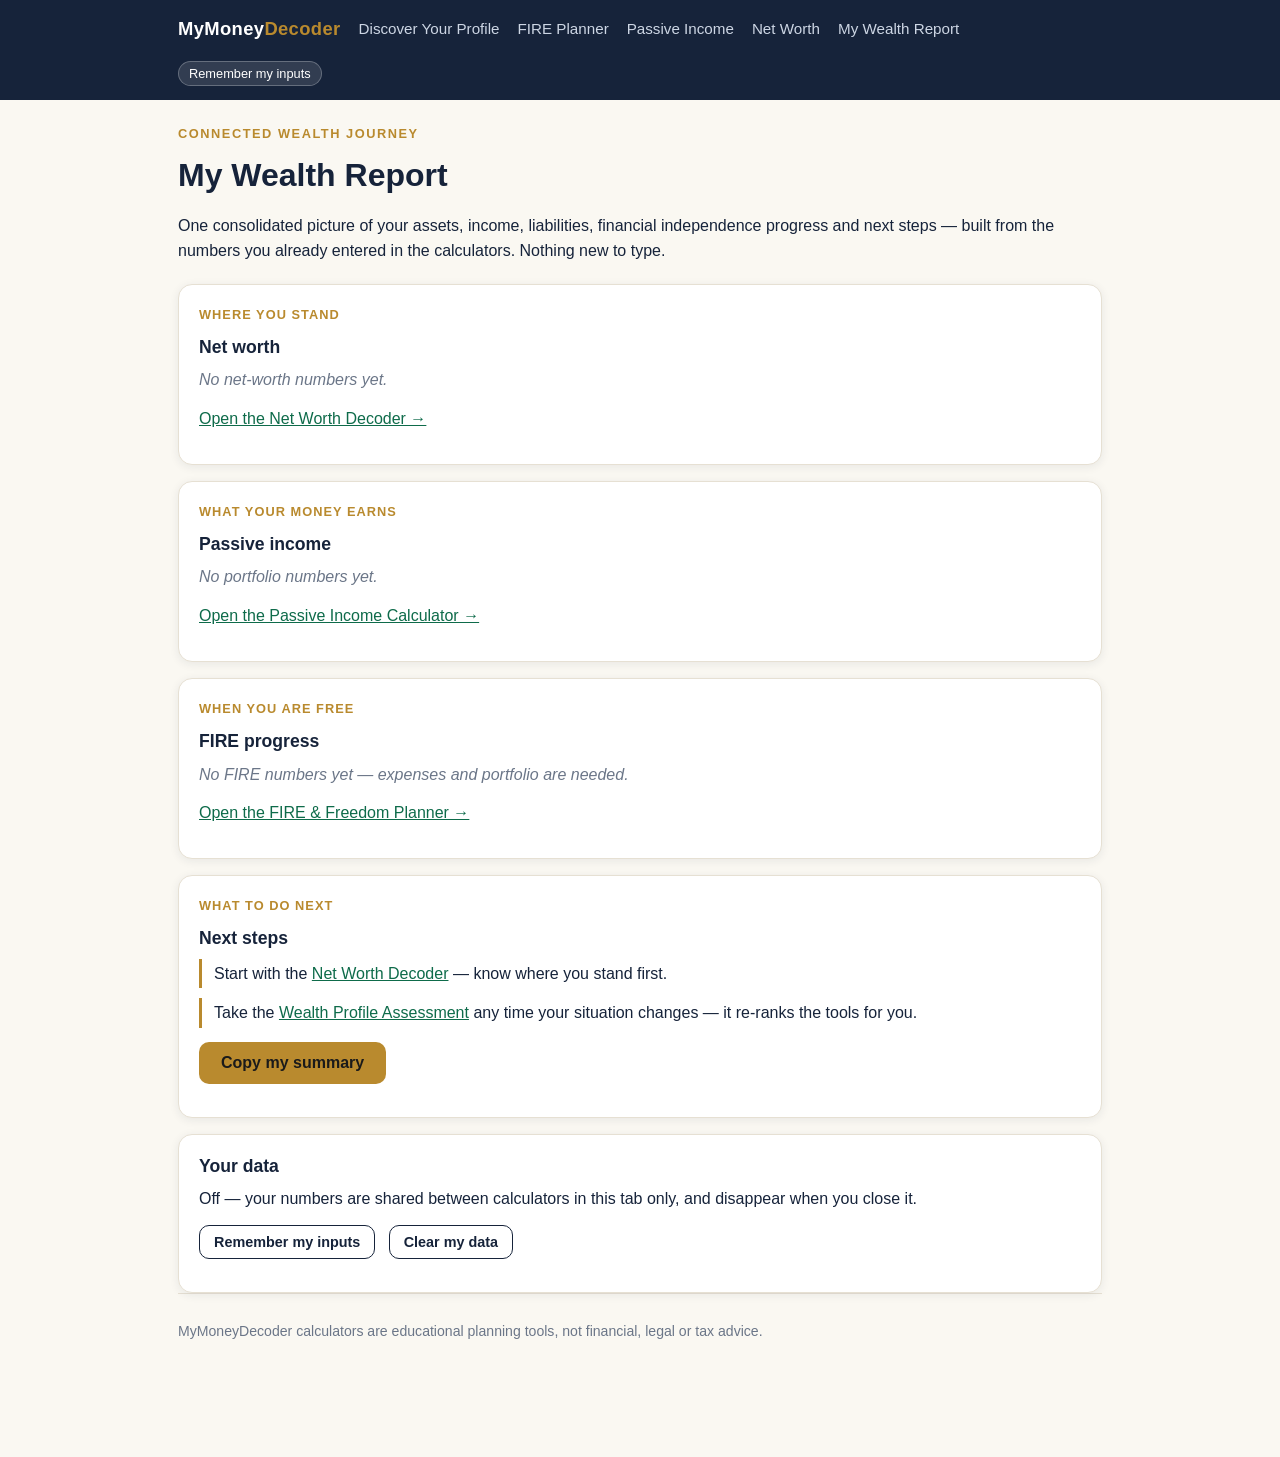
<file: report.html>
<!DOCTYPE html>
<html lang="en">
<head>
<meta charset="utf-8">
<meta name="viewport" content="width=device-width, initial-scale=1">
<title>My Wealth Report — MyMoneyDecoder</title>
<meta name="description" content="One consolidated picture: assets, income, liabilities, FIRE progress and next steps.">
<link rel="stylesheet" href="styles.css">
</head>
<body>
<header class="site-header">
  <div class="wrap">
    <nav class="nav">
      <a class="brand" href="index.html">MyMoney<span>Decoder</span></a>
      <a class="nav-link" href="assessment.html">Discover Your Profile</a>
      <a class="nav-link" href="fire.html">FIRE Planner</a>
      <a class="nav-link" href="passive-income.html">Passive Income</a>
      <a class="nav-link" href="net-worth.html">Net Worth</a>
      <a class="nav-link" href="report.html">My Wealth Report</a>
      <span class="spacer"></span>
      <button class="consent-pill" data-consent-pill type="button">Remember my inputs</button>
    </nav>
  </div>
</header>

<div class="wrap">
  <p class="kicker" style="margin-top:24px">Connected wealth journey</p>
  <h1>My Wealth Report</h1>
  <p>One consolidated picture of your assets, income, liabilities, financial
    independence progress and next steps — built from the numbers you already
    entered in the calculators. Nothing new to type.</p>

  <div class="calc-steps">
    <section class="card report-section">
      <p class="step-label">Where you stand</p>
      <h3>Net worth</h3>
      <div id="nw-body"></div>
    </section>

    <section class="card report-section">
      <p class="step-label">What your money earns</p>
      <h3>Passive income</h3>
      <div id="pi-body"></div>
    </section>

    <section class="card report-section">
      <p class="step-label">When you are free</p>
      <h3>FIRE progress</h3>
      <div id="fire-body"></div>
    </section>

    <section class="card report-section">
      <p class="step-label">What to do next</p>
      <h3>Next steps</h3>
      <div id="next-body"></div>
      <p style="margin-top:14px"><button class="btn" id="copy-btn" type="button">Copy my summary</button>
      <span class="small" id="copy-note"></span></p>
    </section>

    <section class="card">
      <h3>Your data</h3>
      <p><span data-consent-state></span></p>
      <p><button class="btn secondary small" data-consent-pill type="button">Remember my inputs</button>
      &nbsp; <button class="btn secondary small" data-clear-data type="button">Clear my data</button></p>
    </section>
  </div>

  <footer class="site-footer">
    <p>MyMoneyDecoder calculators are educational planning tools, not financial, legal or tax advice.</p>
  </footer>
</div>

<script src="calculators.js"></script>
<script src="app.js"></script>
<script>
(function () {
  var has = function (k) {
    var v = MMDApp.get(k, null);
    return v !== null && v !== undefined && v !== '' && Number(v) > 0;
  };
  var summary = [];

  // Net worth
  if (has('cash') || has('investments') || has('cpf') || has('propertyValue')) {
    var nw = MMD.netWorth({
      cash: MMDApp.get('cash', 0), investments: MMDApp.get('investments', 0),
      cpf: MMDApp.get('cpf', 0), property: MMDApp.get('propertyValue', 0),
      mortgage: MMDApp.get('mortgage', 0), otherLiabilities: MMDApp.get('otherLiabilities', 0)
    });
    document.getElementById('nw-body').innerHTML =
      '<p class="big-number">' + MMDApp.fmtSGD(nw.total) + ' <small>total net worth</small></p>' +
      '<div class="result-grid"><div class="stat"><div class="k">Investable</div><div class="v">' + MMDApp.fmtSGD(nw.investable) + '</div></div>' +
      '<div class="stat"><div class="k">Liquid</div><div class="v">' + MMDApp.fmtSGD(nw.liquid) + '</div></div>' +
      '<div class="stat"><div class="k">Debt-to-asset</div><div class="v">' + MMDApp.fmtPct(nw.debtToAsset) + '</div></div></div>';
    summary.push('Net worth: ' + MMDApp.fmtSGD(nw.total) +
      ' (investable ' + MMDApp.fmtSGD(nw.investable) +
      ', liquid ' + MMDApp.fmtSGD(nw.liquid) +
      ', debt-to-asset ' + MMDApp.fmtPct(nw.debtToAsset) + ')');
  } else {
    document.getElementById('nw-body').innerHTML =
      '<p class="empty-note">No net-worth numbers yet.</p><p><a href="net-worth.html">Open the Net Worth Decoder →</a></p>';
  }

  // Passive income
  if (has('portfolioValue') && has('dividendYield')) {
    var pi = MMD.passiveIncome({
      portfolio: MMDApp.get('portfolioValue', 0),
      yieldPct: MMDApp.get('dividendYield', 0),
      rocPct: MMDApp.get('rocPct', 0),
      reinvestPct: MMDApp.get('reinvestPct', 0),
      divGrowthPct: MMDApp.get('dividendGrowth', 0),
      annualExpenses: MMDApp.get('annualExpenses', 0)
    });
    var cov = pi.coverage === null ? '—' : MMDApp.fmtPct(pi.coverage, 0);
    document.getElementById('pi-body').innerHTML =
      '<p class="big-number">' + MMDApp.fmtSGD(pi.genuineMonthly) + ' <small>genuine monthly income</small></p>' +
      '<div class="result-grid"><div class="stat"><div class="k">Annual distributions</div><div class="v">' + MMDApp.fmtSGD(pi.annualDist) + '</div></div>' +
      '<div class="stat"><div class="k">Genuine annual income</div><div class="v">' + MMDApp.fmtSGD(pi.genuineAnnual) + '</div></div>' +
      '<div class="stat"><div class="k">Covers expenses</div><div class="v">' + cov + '</div></div></div>';
    summary.push('Passive income: ' + MMDApp.fmtSGD(pi.genuineMonthly) + '/mo genuine (' +
      MMDApp.fmtSGD(pi.genuineAnnual) + '/yr), covering ' + cov + ' of expenses');
  } else {
    document.getElementById('pi-body').innerHTML =
      '<p class="empty-note">No portfolio numbers yet.</p><p><a href="passive-income.html">Open the Passive Income Calculator →</a></p>';
  }

  // FIRE progress — use the same flavour the user picked in the FIRE
  // Planner (stored as fireMode), not a hardcoded Traditional.
  if (has('annualExpenses') && has('portfolioValue')) {
    var MODE_LABEL = { lean: 'Lean FIRE', coast: 'Coast FIRE', barista: 'Barista FIRE',
      traditional: 'Traditional FIRE', fat: 'Fat FIRE', income: 'Income-based FIRE' };
    var fireMode = MMDApp.get('fireMode', 'traditional');
    var f = MMD.firePlan({
      age: MMDApp.get('age', 35),
      targetAge: MMDApp.get('targetAge', 60),
      annualExpenses: MMDApp.get('annualExpenses', 0),
      portfolio: MMDApp.get('portfolioValue', 0),
      monthlySavings: MMDApp.get('monthlySavings', 0),
      realReturnPct: MMDApp.get('expectedReturn', 5),
      withdrawalRatePct: MMDApp.get('withdrawalRate', 4),
      mode: fireMode,
      partTimeMonthly: MMDApp.get('partTimeMonthly', 0),
      targetMonthlyIncome: MMDApp.get('targetMonthlyIncome', 0)
    });
    var pctThere = f.fireNumber > 0 ? f.coverage : 0;
    document.getElementById('fire-body').innerHTML =
      '<p class="big-number">' + MMDApp.fmtSGD(f.fireNumber) + ' <small>your FIRE number · ' + (MODE_LABEL[fireMode] || 'Traditional FIRE') + '</small></p>' +
      '<div class="result-grid"><div class="stat"><div class="k">There today</div><div class="v">' + MMDApp.fmtPct(pctThere, 0) + '</div></div>' +
      '<div class="stat"><div class="k">Earliest FIRE age</div><div class="v">' + (f.fireAge === null ? 'Not on this path' : 'Age ' + f.fireAge) + '</div></div>' +
      '<div class="stat"><div class="k">Freedom gap</div><div class="v">' + MMDApp.fmtSGD(f.freedomGap) + '</div></div></div>';
    summary.push('FIRE number (' + (MODE_LABEL[fireMode] || 'Traditional FIRE') + '): ' + MMDApp.fmtSGD(f.fireNumber) + ' — ' +
      MMDApp.fmtPct(pctThere, 0) + ' there, earliest age ' +
      (f.fireAge === null ? 'not on current path' : f.fireAge) +
      ', gap ' + MMDApp.fmtSGD(f.freedomGap));
  } else {
    document.getElementById('fire-body').innerHTML =
      '<p class="empty-note">No FIRE numbers yet — expenses and portfolio are needed.</p><p><a href="fire.html">Open the FIRE &amp; Freedom Planner →</a></p>';
  }

  // Next steps
  var next = [];
  if (!has('cash') && !has('investments')) next.push('Start with the <a href="net-worth.html">Net Worth Decoder</a> — know where you stand first.');
  else if (!has('portfolioValue') || !has('dividendYield')) next.push('Run the <a href="passive-income.html">Passive Income Calculator</a> to see what your investments pay you.');
  else if (!has('annualExpenses')) next.push('Open the <a href="fire.html">FIRE Planner</a> and enter your annual expenses to find your FIRE number.');
  else next.push('Your three live calculators are filled in. Next wave: Wealth Compounding, Mortgage vs Invest, and Career Freedom.');
  next.push('Take the <a href="assessment.html">Wealth Profile Assessment</a> any time your situation changes — it re-ranks the tools for you.');
  document.getElementById('next-body').innerHTML = next.map(function (n) {
    return '<p class="insight">' + n + '</p>';
  }).join('');

  document.getElementById('copy-btn').addEventListener('click', function () {
    var text = 'MyMoneyDecoder — My Wealth Report\n' + summary.join('\n');
    var done = function () { document.getElementById('copy-note').textContent = 'Copied.'; };
    if (navigator.clipboard && navigator.clipboard.writeText) {
      navigator.clipboard.writeText(text).then(done, function () {
        document.getElementById('copy-note').textContent = 'Copy failed — select the text manually.';
      });
    } else {
      document.getElementById('copy-note').textContent = 'Clipboard not available in this browser.';
    }
  });
})();
</script>
</body>
</html>
</file>
<file: styles.css>
/* MyMoneyDecoder — styles. No dependencies, mobile-first. */
:root {
  --ink: #16233a;
  --ink-soft: #3d4a63;
  --muted: #6b7688;
  --paper: #faf8f2;
  --card: #ffffff;
  --line: #e6e0d3;
  --gold: #b98a2e;
  --gold-soft: #f3e8cd;
  --green: #0e6b4a;
  --green-soft: #e2f2e9;
  --red: #a93226;
  --red-soft: #fbe9e7;
  --blue-soft: #e8eef7;
  --radius: 14px;
  --shadow: 0 2px 10px rgba(22, 35, 58, 0.08);
}
* { box-sizing: border-box; }
[hidden] { display: none !important; }
html { -webkit-text-size-adjust: 100%; }
body {
  margin: 0; background: var(--paper); color: var(--ink);
  font-family: -apple-system, BlinkMacSystemFont, "Segoe UI", Roboto,
    "Helvetica Neue", Arial, "PingFang SC", "Microsoft YaHei", sans-serif;
  font-size: 16px; line-height: 1.6;
}
a { color: var(--green); }
a:visited { color: var(--green); }
h1, h2, h3 { line-height: 1.3; margin: 0 0 0.5em; }
h1 { font-size: 2rem; }
h2 { font-size: 1.4rem; margin-top: 1.6em; }
h3 { font-size: 1.1rem; }
p { margin: 0 0 0.8em; }
.small { font-size: 0.86rem; color: var(--muted); }
.wrap { max-width: 960px; margin: 0 auto; padding: 0 18px 64px; }

/* Header / nav */
.site-header { background: var(--ink); color: #fff; }
.site-header .wrap { padding-bottom: 0; }
.nav { display: flex; align-items: center; gap: 18px; flex-wrap: wrap; padding: 14px 0; }
.brand { font-weight: 800; letter-spacing: 0.02em; color: #fff; text-decoration: none; font-size: 1.15rem; }
.brand span { color: var(--gold); }
.nav a.nav-link { color: #cdd6e4; text-decoration: none; font-size: 0.95rem; }
.nav a.nav-link:hover { color: #fff; }
.nav .spacer { flex: 1; }
.consent-pill { font-size: 0.8rem; background: rgba(255,255,255,0.12); border: 1px solid rgba(255,255,255,0.25); color: #fff; border-radius: 999px; padding: 4px 10px; cursor: pointer; }
.consent-pill.on { background: var(--gold); border-color: var(--gold); color: #1a1a1a; }

/* Hero */
.hero { background: var(--ink); color: #fff; padding: 44px 0 52px; }
.hero h1 { font-size: 2.3rem; margin-bottom: 0.3em; }
.hero h1 em { color: var(--gold); font-style: normal; }
.hero p.lede { font-size: 1.15rem; color: #cdd6e4; max-width: 640px; }
.btn { display: inline-block; background: var(--gold); color: #1a1a1a; font-weight: 700;
  border: none; border-radius: 10px; padding: 12px 22px; font-size: 1rem;
  cursor: pointer; text-decoration: none; }
.btn:hover { filter: brightness(0.95); }
.btn.secondary { background: transparent; color: var(--ink); border: 1.5px solid var(--ink); }
.btn.ghost { background: transparent; color: #fff; border: 1.5px solid rgba(255,255,255,0.6); }
.btn.small { padding: 8px 14px; font-size: 0.9rem; }

/* Cards & grids */
.grid { display: grid; gap: 16px; }
.grid.cols-2 { grid-template-columns: repeat(auto-fit, minmax(260px, 1fr)); }
.grid.cols-3 { grid-template-columns: repeat(auto-fit, minmax(220px, 1fr)); }
.card { background: var(--card); border: 1px solid var(--line); border-radius: var(--radius);
  padding: 20px; box-shadow: var(--shadow); }
.card h3 { margin-top: 0; }
.pillar-tag { display: inline-block; font-size: 0.75rem; font-weight: 700; letter-spacing: 0.06em;
  text-transform: uppercase; color: var(--gold); margin-bottom: 6px; }
.badge { display: inline-block; font-size: 0.75rem; font-weight: 700; border-radius: 999px; padding: 2px 9px; }
.badge.live { background: var(--green-soft); color: var(--green); }
.badge.soon { background: var(--blue-soft); color: var(--ink-soft); }
.badge.rank { background: var(--gold-soft); color: #7a5c14; }

/* Calculator layout */
.calc-steps { display: grid; gap: 16px; margin-top: 20px; }
.step-label { font-size: 0.8rem; font-weight: 800; letter-spacing: 0.08em; text-transform: uppercase; color: var(--gold); }
.field { margin-bottom: 14px; }
.field label { display: block; font-weight: 600; margin-bottom: 4px; }
.field .hint { font-size: 0.85rem; color: var(--muted); font-weight: 400; }
.field input, .field select { width: 100%; padding: 10px 12px; font-size: 1rem;
  border: 1.5px solid #c9c2b2; border-radius: 9px; background: #fff; color: var(--ink); }
.field input:focus, .field select:focus { outline: 2px solid var(--gold); border-color: var(--gold); }
.input-row { display: grid; grid-template-columns: 1fr 1fr; gap: 14px; }
@media (max-width: 560px) { .input-row { grid-template-columns: 1fr; } }
.mode-row { display: flex; flex-wrap: wrap; gap: 8px; margin-bottom: 14px; }
.mode-btn { border: 1.5px solid #c9c2b2; background: #fff; border-radius: 999px;
  padding: 8px 14px; font-size: 0.9rem; font-weight: 600; cursor: pointer; color: var(--ink); }
.mode-btn.active { background: var(--ink); color: #fff; border-color: var(--ink); }
.advanced-toggle { background: none; border: none; color: var(--green); font-weight: 700;
  cursor: pointer; padding: 4px 0; font-size: 0.95rem; }

/* Results */
.big-number { font-size: 2.1rem; font-weight: 800; line-height: 1.15; }
.big-number small { font-size: 1rem; font-weight: 600; color: var(--muted); }
.result-grid { display: grid; grid-template-columns: repeat(auto-fit, minmax(160px, 1fr)); gap: 12px; }
.stat { background: var(--paper); border: 1px solid var(--line); border-radius: 10px; padding: 12px 14px; }
.stat .k { font-size: 0.82rem; color: var(--muted); font-weight: 600; }
.stat .v { font-size: 1.25rem; font-weight: 800; }
.stat .v.good { color: var(--green); }
.stat .v.bad { color: var(--red); }
.insight { border-left: 3px solid var(--gold); padding: 2px 0 2px 12px; margin-bottom: 10px; }
.insight.good { border-color: var(--green); }
.insight.warn { border-color: var(--red); }
.method { background: var(--blue-soft); border-radius: 10px; padding: 14px 16px; font-size: 0.9rem; }
.method h3 { margin-top: 0; }

/* Charts */
.donut-wrap { display: flex; gap: 18px; align-items: center; flex-wrap: wrap; }
.donut { width: 150px; height: 150px; border-radius: 50%; flex: none; }
.legend { list-style: none; margin: 0; padding: 0; font-size: 0.92rem; }
.legend li { margin-bottom: 6px; }
.legend .swatch { display: inline-block; width: 12px; height: 12px; border-radius: 3px; margin-right: 8px; }
.bar-row { display: grid; grid-template-columns: 150px 1fr 90px; gap: 10px; align-items: center; margin-bottom: 8px; font-size: 0.92rem; }
.bar-track { background: #eee9dc; border-radius: 999px; height: 12px; overflow: hidden; }
.bar-fill { height: 100%; border-radius: 999px; background: var(--gold); }
.bar-fill.green { background: var(--green); }
.bar-fill.navy { background: var(--ink); }
.bar-fill.red { background: var(--red); }
.chart { width: 100%; height: auto; display: block; }
.chart-note { font-size: 0.85rem; color: var(--muted); }

/* Assessment */
.q-card { max-width: 640px; }
.q-options { display: grid; gap: 10px; margin: 18px 0; }
.q-opt { display: block; width: 100%; text-align: left; background: #fff; border: 1.5px solid #c9c2b2;
  border-radius: 10px; padding: 13px 16px; font-size: 1rem; cursor: pointer; color: var(--ink); }
.q-opt:hover { border-color: var(--gold); }
.q-opt.selected { border-color: var(--gold); background: var(--gold-soft); font-weight: 700; }
.progress { height: 8px; background: #e9e2d2; border-radius: 999px; overflow: hidden; margin: 10px 0 20px; }
.progress > div { height: 100%; background: var(--gold); }
.persona-name { font-size: 1.6rem; font-weight: 800; }
.rec-card { border: 1.5px solid var(--gold); }

/* Report */
.report-section h3 { margin-top: 0; }
.empty-note { color: var(--muted); font-style: italic; }

/* Footer */
.site-footer { border-top: 1px solid var(--line); padding: 26px 0 40px; color: var(--muted); font-size: 0.88rem; }
.kicker { font-size: 0.8rem; font-weight: 800; letter-spacing: 0.12em; text-transform: uppercase; color: var(--gold); }
</file>
